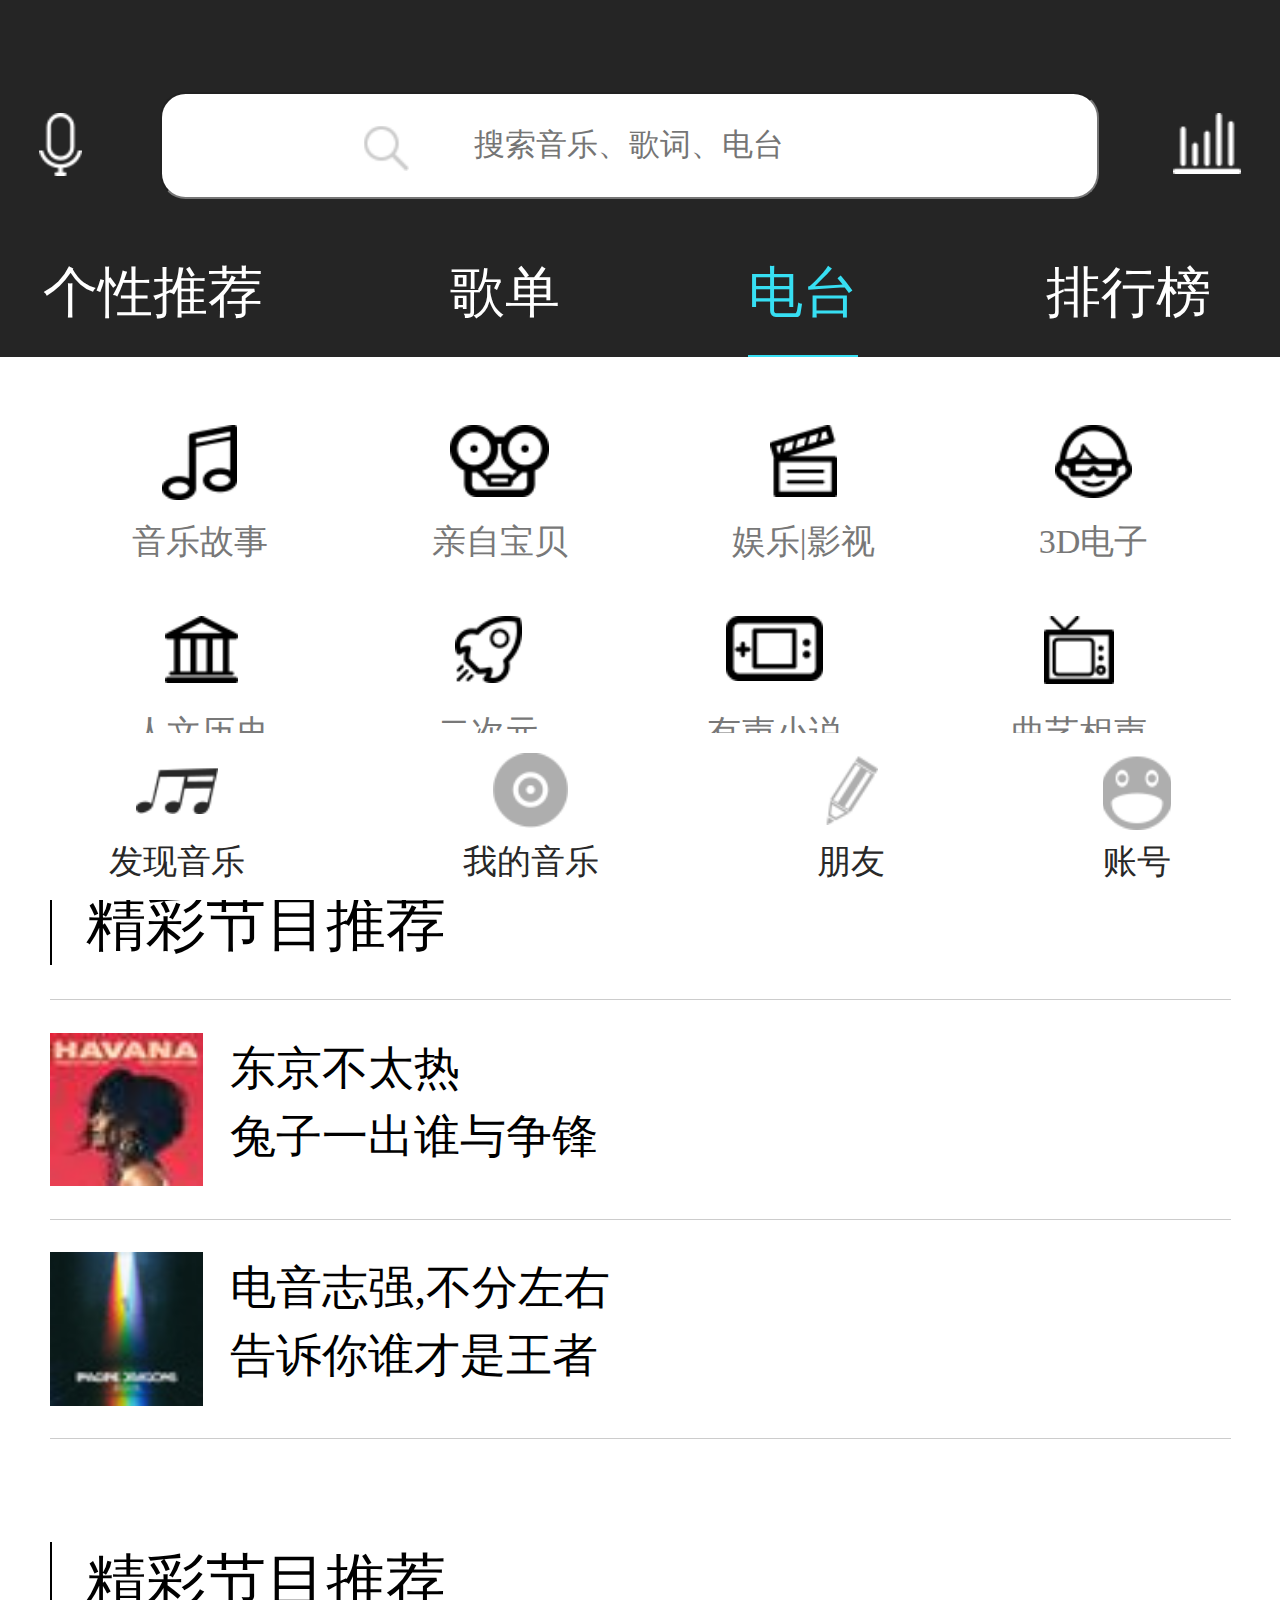
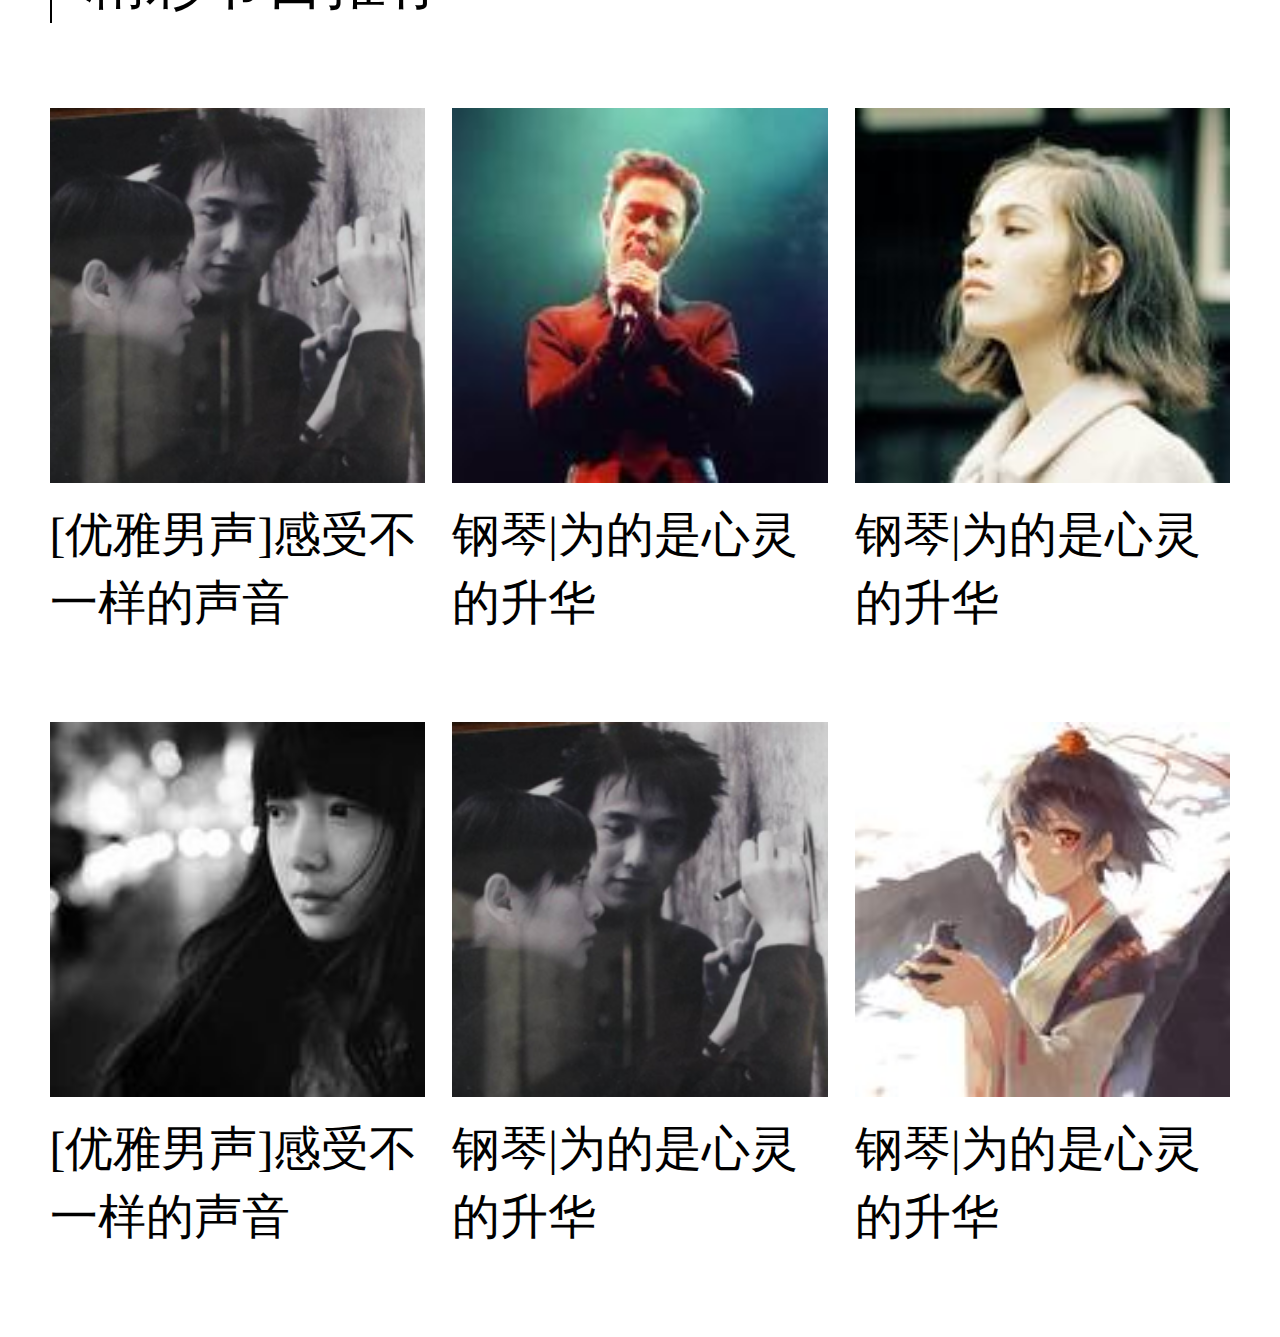
<file: diantai.html>
<!DOCTYPE html>
<html lang="en">
<head>
	<meta charset="UTF-8">
	<title>Document</title>
	<meta name="viewport" content="width=device-width, initial-scale=1.0>
	<link rel="stylesheet" type="text/css" href="css/base.css">
	<link rel="stylesheet" type="text/css" href="css/diantai.css">
	<script type="text/javascript" src="js/diantai.js"></script>
</head>
<body>
	<!-- 头部 -->
	<div id="head">
		<div class="daohang">
			<div class="yuyin"></div>
			<div class="sou">
				<input class="search" type="text" placeholder="搜索音乐、歌词、电台">
				<div class="soupic"></div>
			</div>
			<div class="bo"></div>
		</div>
		<ul class="dao clearfix">
			<li class="b d">个性推荐</li>
			<li class="a d">歌单</li>
			<li class="a d c">电台</li>
			<li class="a d">排行榜</li>
		</ul>
	</div>
	<div id="di">
		<ul class="biao1">
			<li class="biao1a">音乐故事</li>
			<li class="biao1b">亲自宝贝</li>
			<li class="biao1c">娱乐|影视</li>
			<li class="biao1d">3D电子</li>
		</ul>
		<ul class="biao1">
			<li class="biao1e">人文历史</li>
			<li class="biao1f">二次元</li>
			<li class="biao1g">有声小说</li>
			<li class="biao1h">曲艺相声</li>
		</ul>
		<ul class="jingcai">
			<li class="jinga">精彩节目推荐</li>
			<li class="jingb">
				<div class="tu">
					<div class="bofang"></div>
				</div>
				<div class="zi">东京不太热<br><span class="change">兔子一出谁与争锋</span></div>
			</li>
			<li class="jingc">
				<div class="tu">
					<div class="bofang"></div>
				</div>
				<div class="zi">电音志强,不分左右<br><span class="change">告诉你谁才是王者</span></div>
			</li>
		</ul>
		<div class="day">
			<p class="tui">精彩节目推荐</p>
			<ul class="picList">
				<li class="one1">
					<p class="botzi">[优雅男声]感受不一样的声音</p>
				</li>
				<li class="one2">
					<p class="botzi">钢琴|为的是心灵的升华</p>
				</li>
				<li class="two1">
					<p class="botzi">钢琴|为的是心灵的升华</p>
				</li>
			</ul>
			<ul class="picList">
				<li class="two2">
					<p class="botzi">[优雅男声]感受不一样的声音</p>
				</li>
				<li class="three1">
					<p class="botzi">钢琴|为的是心灵的升华</p>
				</li>
				<li class="three2">
					<p class="botzi">钢琴|为的是心灵的升华</p>
				</li>
			</ul>
		</div>
	</div>
	<!-- 底部 -->
	<ul id="bottom">
		<li class="boa">
			<a class="boa1">发现音乐</a>
		</li>
		<li class="bob">
			<a class="boa2" href="myMusic.html">我的音乐</a>
		</li>
		<li class="boc">
			<a class="boa2" href="friends.html">朋友</a>
		</li>
		<li class="bod">
			<a class="boa2" href="zhanghao.html">账号</a>
		</li>
	</ul>
</body>
</html>
</file>
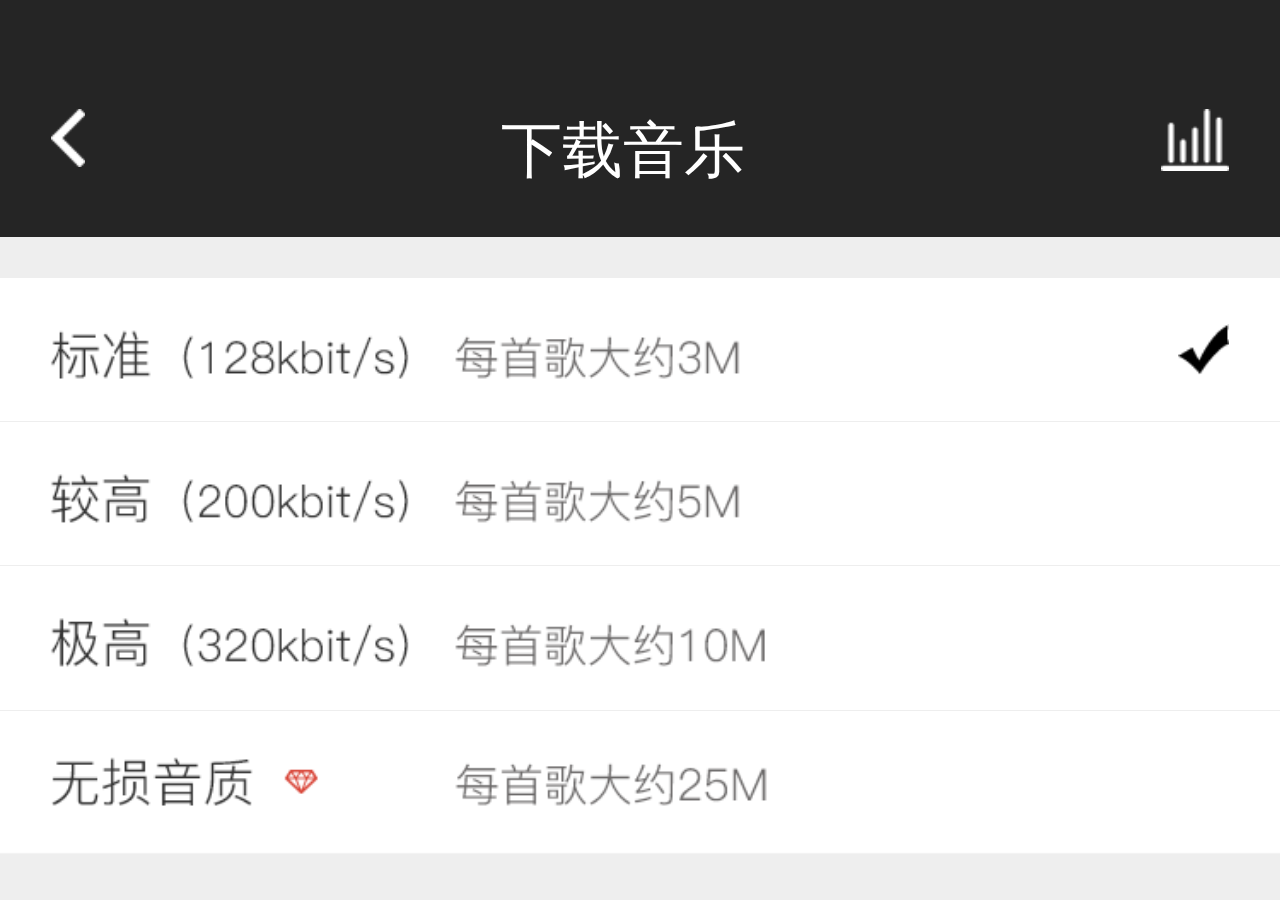
<file: download.html>
<!DOCTYPE html>
<html lang="en">
<head>
	<meta charset="UTF-8">
	<title>Document</title>
	<meta name="viewport" content="width=device-width, initial-scale=1.0>
	<link rel="stylesheet" type="text/css" href="css/base.css">
	<link rel="stylesheet" type="text/css" href="css/download.css">
	<script type="text/javascript" src="js/download.js"></script>
</head>
<body>
	<!-- 头部 -->
	<div id="head">
		<div class="daohang">
			<div class="back"></div>
			<div class="sou">下载音乐</div>
			<div class="bo"></div>
		</div>
	</div>
	<ul id="list">
		<li class="lista">
			<div class="true1"></div>
		</li>
		<li class="listb">
			<div class="true"></div>
		</li>
		<li class="listc">
			<div class="true"></div>
		</li>
		<li class="listd">
			<div class="true"></div>
		</li>
	</ul>
</body>
</html>
</file>
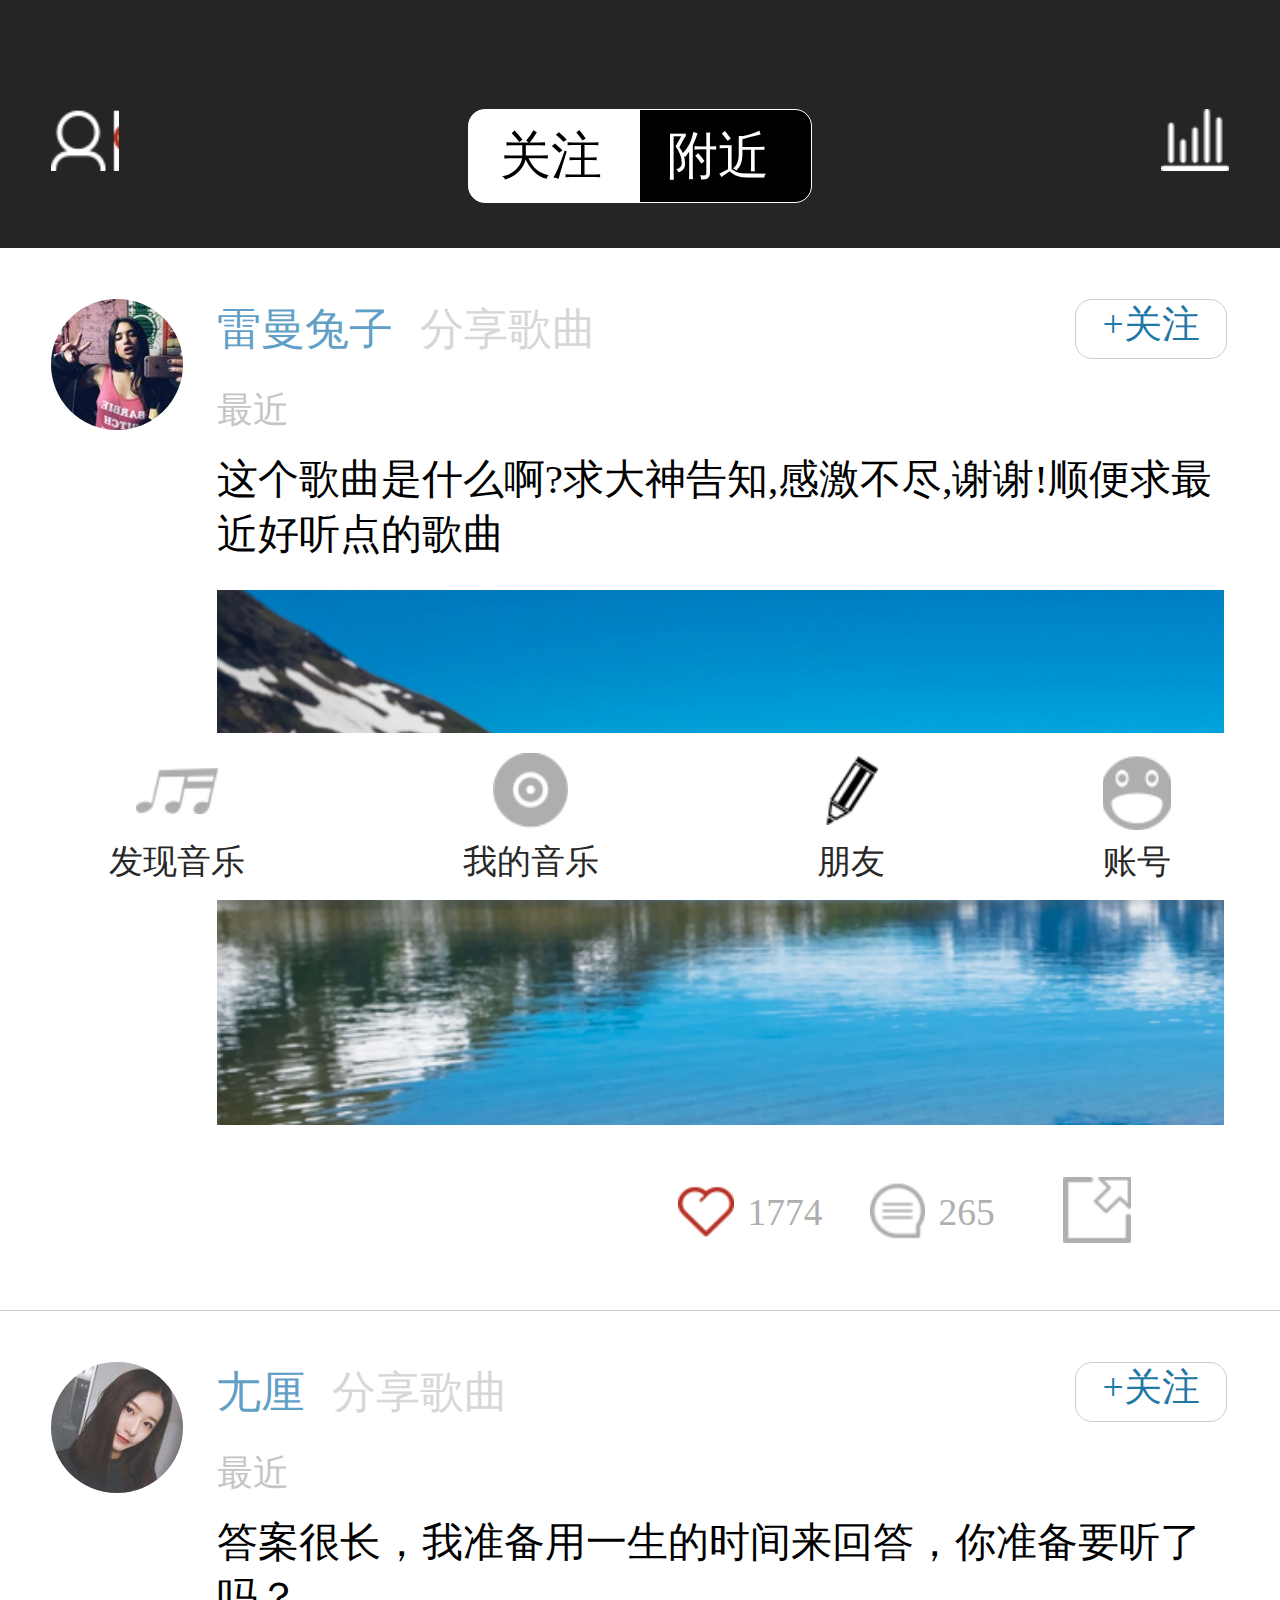
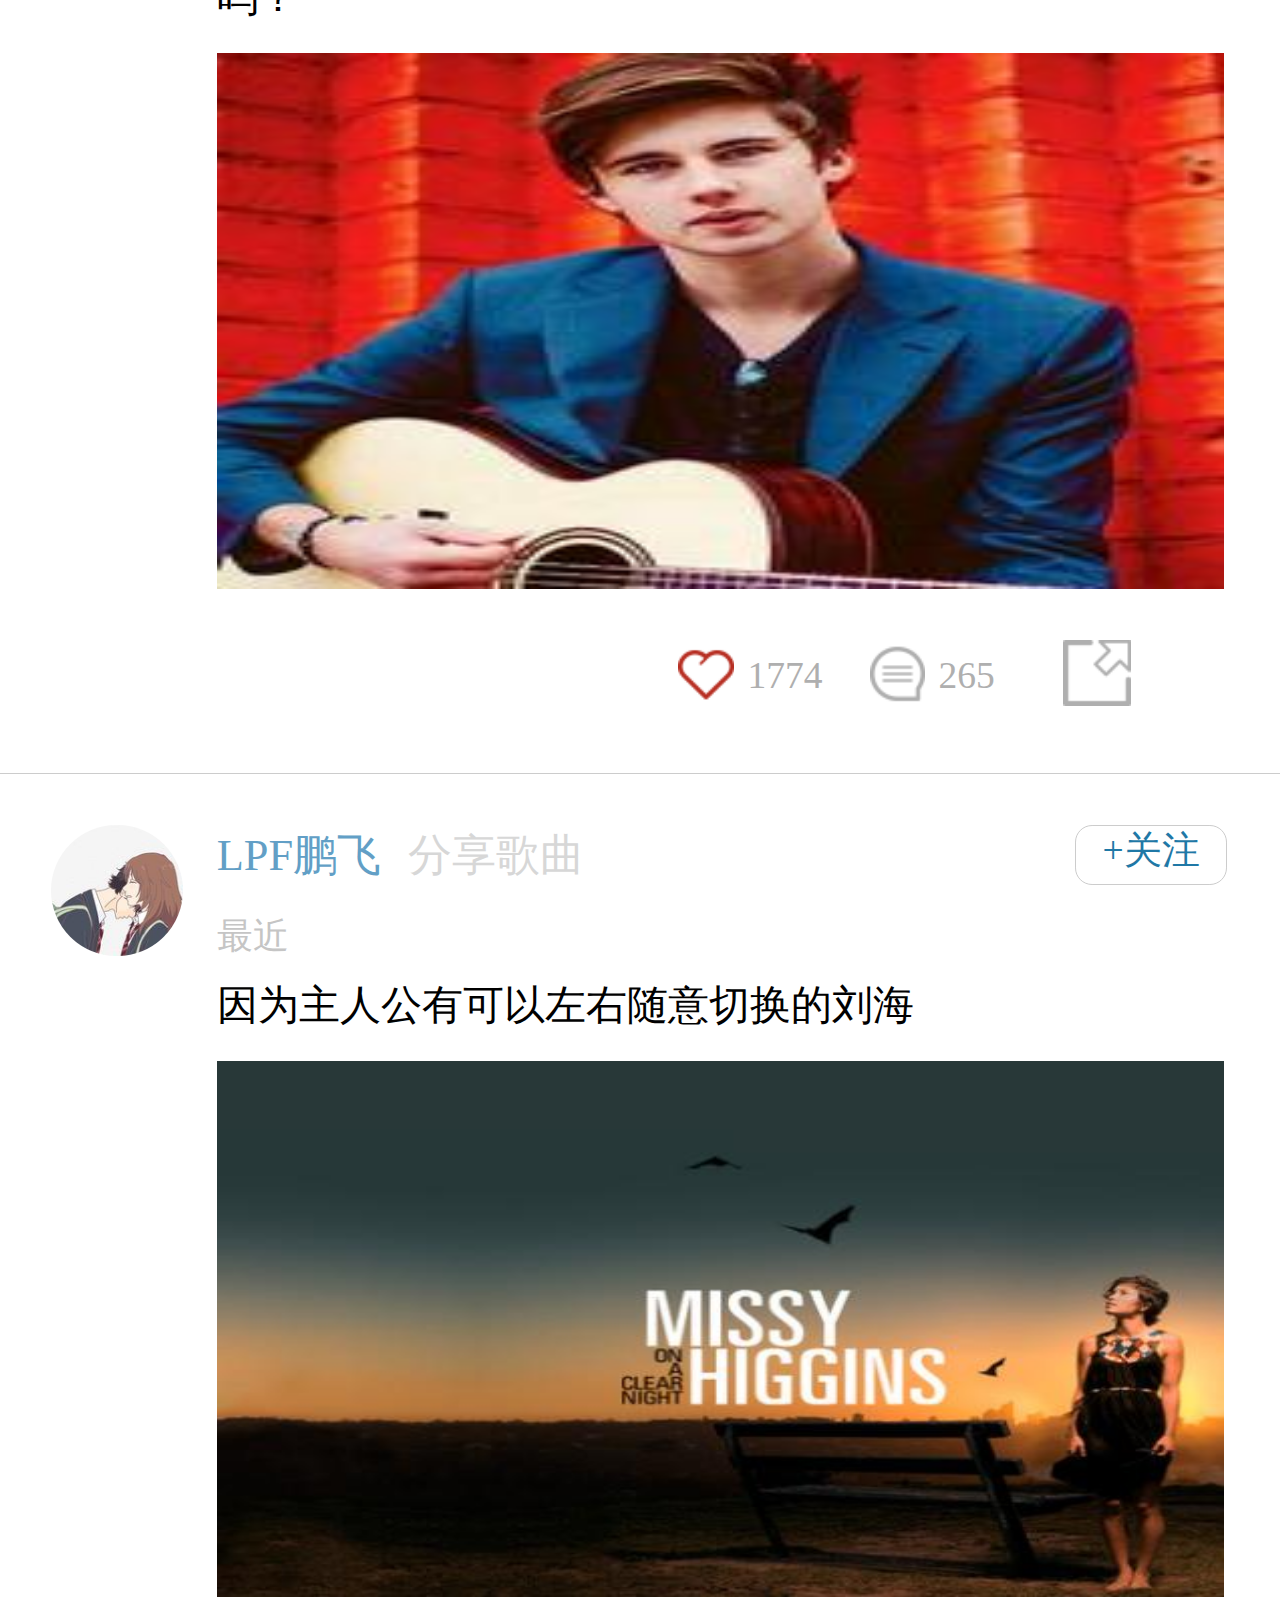
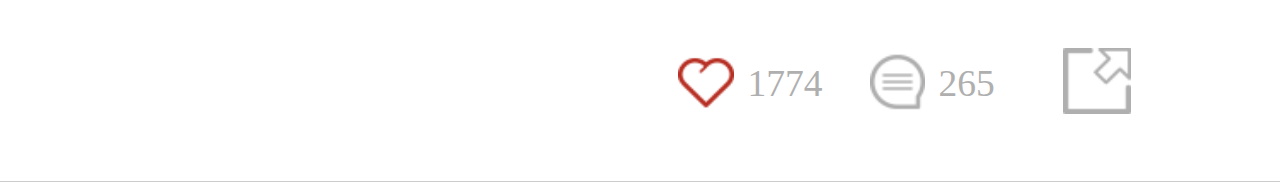
<file: friends.html>
<!DOCTYPE html>
<html lang="en">
<head>
	<meta charset="UTF-8">
	<title>Document</title>
	<meta name="viewport" content="width=device-width, initial-scale=1.0>
	<link rel="stylesheet" type="text/css" href="css/base.css">
	<link rel="stylesheet" type="text/css" href="css/friends.css">
</head>
<body>
	<!-- 头部 -->
	<div id="head">
		<div class="daohang">
			<div class="yuyin"></div>
			<div class="sou">关注<span class="fu">附近</span></div>
			<div class="bo"></div>
		</div>
	</div>
	<!-- 中间 -->
	<ul id="midd">
		<li class="midda">
			<div class="lef"></div>
			<ul class="rig">
				<li class="riga">
					<p class="rigabiao">雷曼兔子<span class="change">分享歌曲</span></p>
					<div class="fenxiang">+关注</div>
				</li>
				<li class="near">最近</li>
				<li class="shuo">这个歌曲是什么啊?求大神告知,感激不尽,谢谢!顺便求最近好听点的歌曲</li>
				<li class="pic"></li>
				<li class="bot">
					<div class="xin"></div>
					<p class="xihuan">1774</p>
					<div class="ping"></div>
					<p class="pinglun">265</p>
					<div class="ben"></div>
				</li>
			</ul>
		</li>
		<li class="midda">
			<div class="lef1"></div>
			<ul class="rig">
				<li class="riga">
					<p class="rigabiao">尢厘<span class="change">分享歌曲</span></p>
					<div class="fenxiang">+关注</div>
				</li>
				<li class="near">最近</li>
				<li class="shuo">答案很长，我准备用一生的时间来回答，你准备要听了吗？</li>
				<li class="pic1"></li>
				<li class="bot">
					<div class="xin"></div>
					<p class="xihuan">1774</p>
					<div class="ping"></div>
					<p class="pinglun">265</p>
					<div class="ben"></div>
				</li>
			</ul>
		</li>
		<li class="midda">
			<div class="lef2"></div>
			<ul class="rig">
				<li class="riga">
					<p class="rigabiao">LPF鹏飞<span class="change">分享歌曲</span></p>
					<div class="fenxiang">+关注</div>
				</li>
				<li class="near">最近</li>
				<li class="shuo">因为主人公有可以左右随意切换的刘海</li>
				<li class="pic2"></li>
				<li class="bot">
					<div class="xin"></div>
					<p class="xihuan">1774</p>
					<div class="ping"></div>
					<p class="pinglun">265</p>
					<div class="ben"></div>
				</li>
			</ul>
		</li>
	</ul>
	<!-- 底部 -->
	<ul id="bottom">
		<li class="boa">
			<a class="boa2" href="index.html">发现音乐</a>
		</li>
	<li class="bob">
			<a class="boa2" href="myMusic.html">我的音乐</a>
		</li>
		<li class="boc">
			<a class="boa2">朋友</a>
		</li>
		<li class="bod">
			<a class="boa2" href="zhanghao.html">账号</a>
		</li>
	</ul>
</body>
</html>
</file>
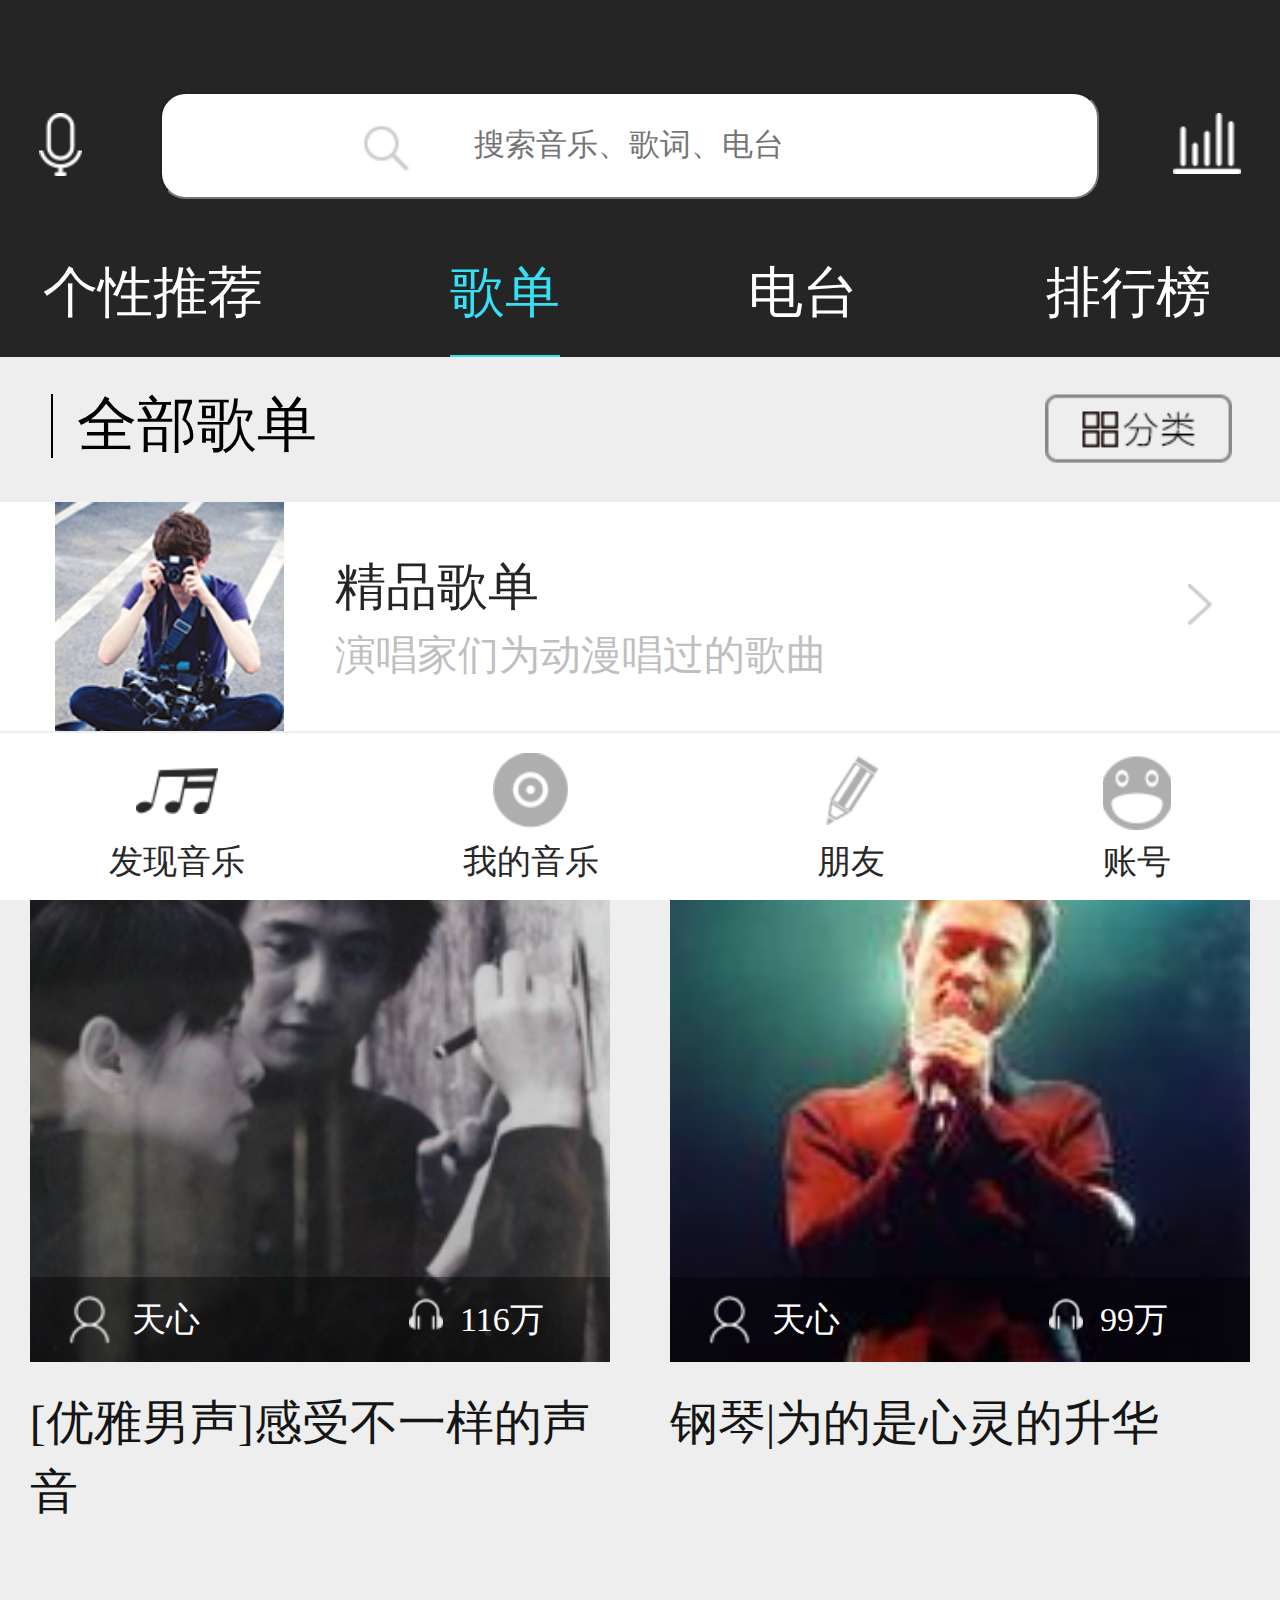
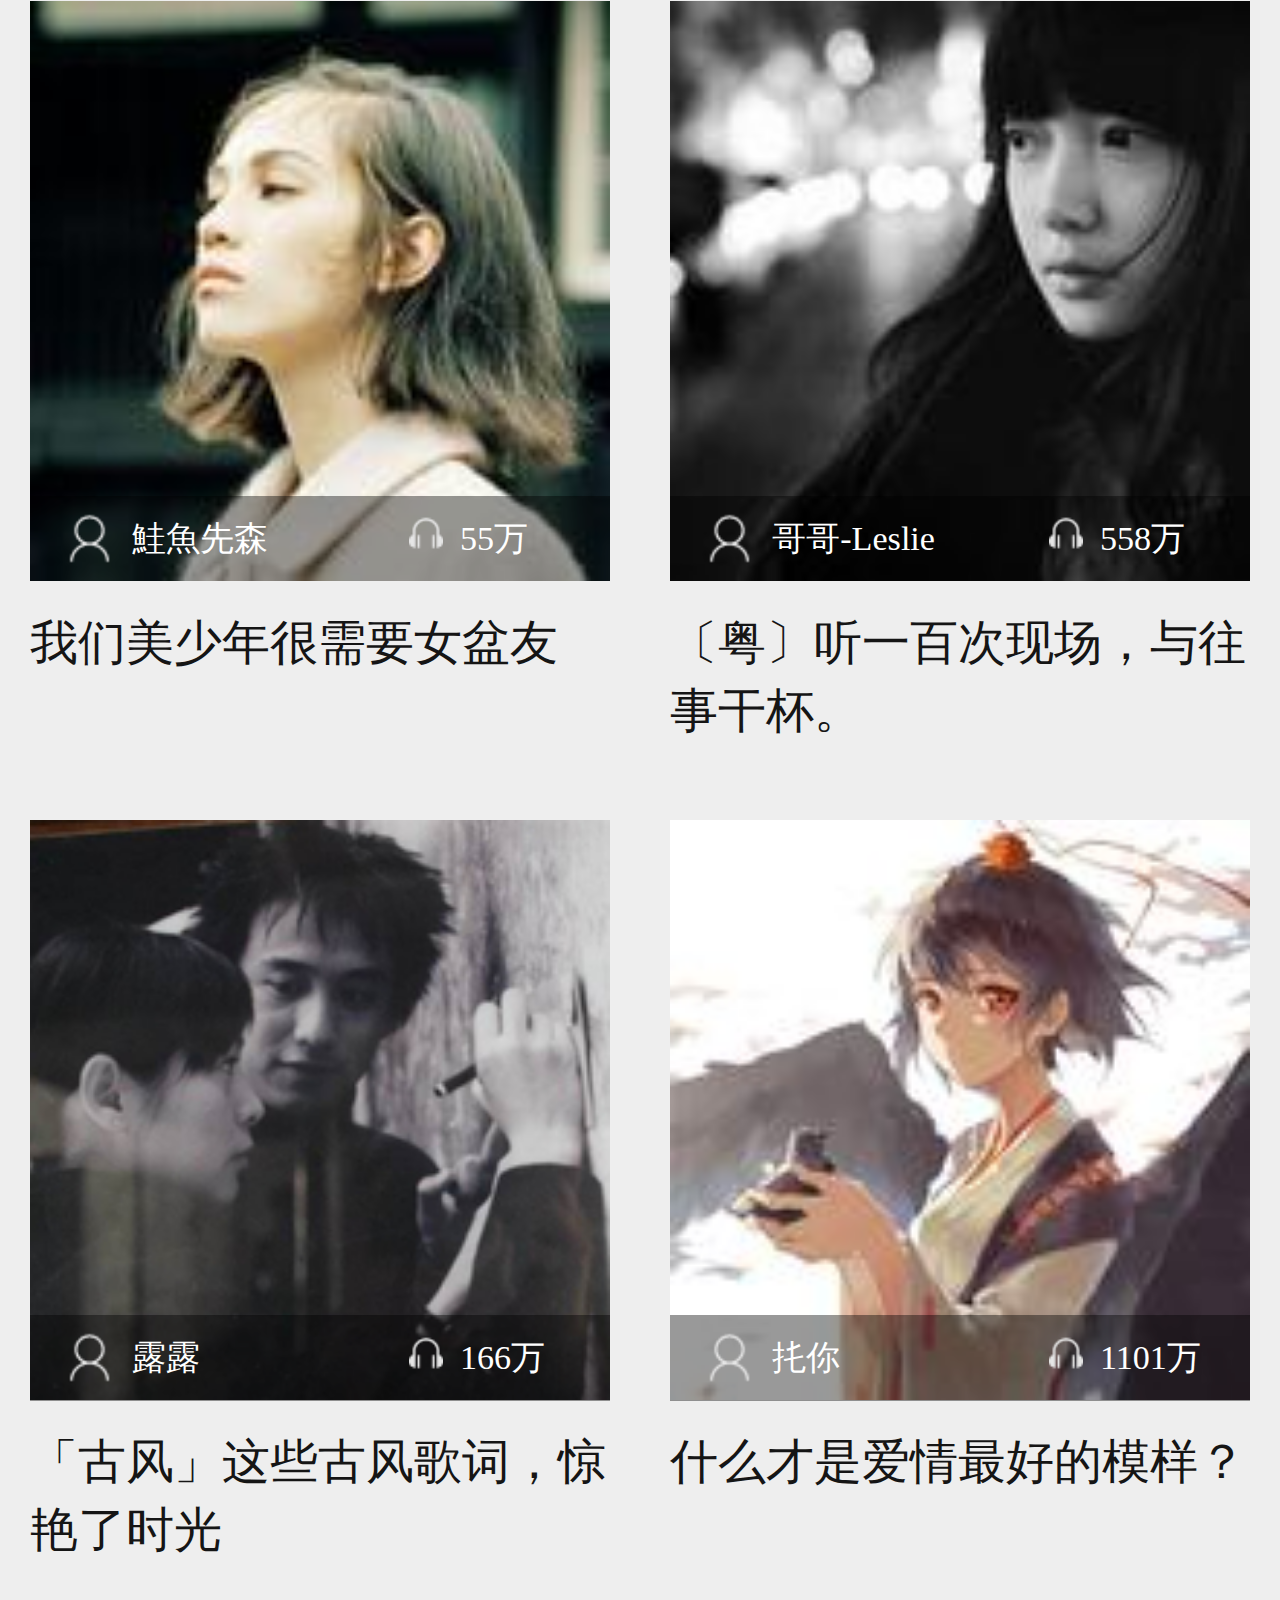
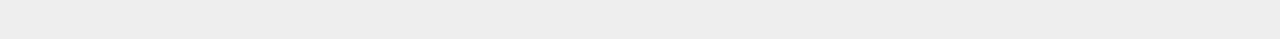
<file: gedan.html>
<!DOCTYPE html>
<html lang="en">
<head>
	<meta charset="UTF-8">
	<title>Document</title>
	<meta name="viewport" content="width=device-width, initial-scale=1.0>
	<link rel="stylesheet" type="text/css" href="css/base.css">
	<link rel="stylesheet" type="text/css" href="css/gedan.css">
	<script type="text/javascript" src="js/gedan.js"></script>
</head>
<body>
	<!-- 头部 -->
	<div id="head">
		<div class="daohang">
			<div class="yuyin"></div>
			<div class="sou">
				<input class="search" type="text" placeholder="搜索音乐、歌词、电台">
				<div class="soupic"></div>
			</div>
			<div class="bo"></div>
		</div>
		<ul class="dao clearfix">
			<li class="b d">个性推荐</li>
			<li class="a c d">歌单</li>
			<li class="a d">电台</li>
			<li class="a d">排行榜</li>
		</ul>
	</div>
	<div id="dibu">
		<ul class="midtop">
			<li class="zi">全部歌单</li>
			<li class="tu"></li>
		</ul>
		<div class="midbottom">
			<ul class="midbUl">
				<li class="midbUltu">精品歌单</br><span class="bian">演唱家们为动漫唱过的歌曲</span></li>
				<li class="jian">
				</li>
			</ul>
		</div>
		<ul class="picList">
			<li class="one1">
				<div class="topic">116万
					<div class="author">天心</div>
				</div>
				<p class="botzi">[优雅男声]感受不一样的声音</p>
			</li>
			<li class="one2">
				<div class="topic">99万
					<div class="author">天心</div>
				</div>
				<p class="botzi">钢琴|为的是心灵的升华</p>
			</li>
		</ul>
		<ul class="picList">
			<li class="two1">
				<div class="topic">55万
					<div class="author">鮭魚先森</div>
				</div>
				<p class="botzi">我们美少年很需要女盆友</p>
			</li>
			<li class="two2">
				<div class="topic">558万
					<div class="author">哥哥-Leslie</div>
				</div>
				<p class="botzi">〔粤〕听一百次现场，与往事干杯。</p>
			</li>
		</ul>
		<ul class="picList">
			<li class="three1">
				<div class="topic">166万
					<div class="author">露露</div>
				</div>
				<p class="botzi">「古风」这些古风歌词，惊艳了时光</p>
			</li>
			<li class="three2">
				<div class="topic">1101万
					<div class="author">扥你</div>
				</div>
				<p class="botzi">什么才是爱情最好的模样？</p>
			</li>
		</ul>
	</div>
	<!-- 底部 -->
	<ul id="bottom">
		<li class="boa">
			<a class="boa1">发现音乐</a>
		</li>
		<li class="bob">
			<a class="boa2" href="myMusic.html">我的音乐</a>
		</li>
		<li class="boc">
			<a class="boa2" href="friends.html">朋友</a>
		</li>
		<li class="bod">
			<a class="boa2" href="zhanghao.html">账号</a>
		</li>
	</ul>
</body>
</html>
</file>
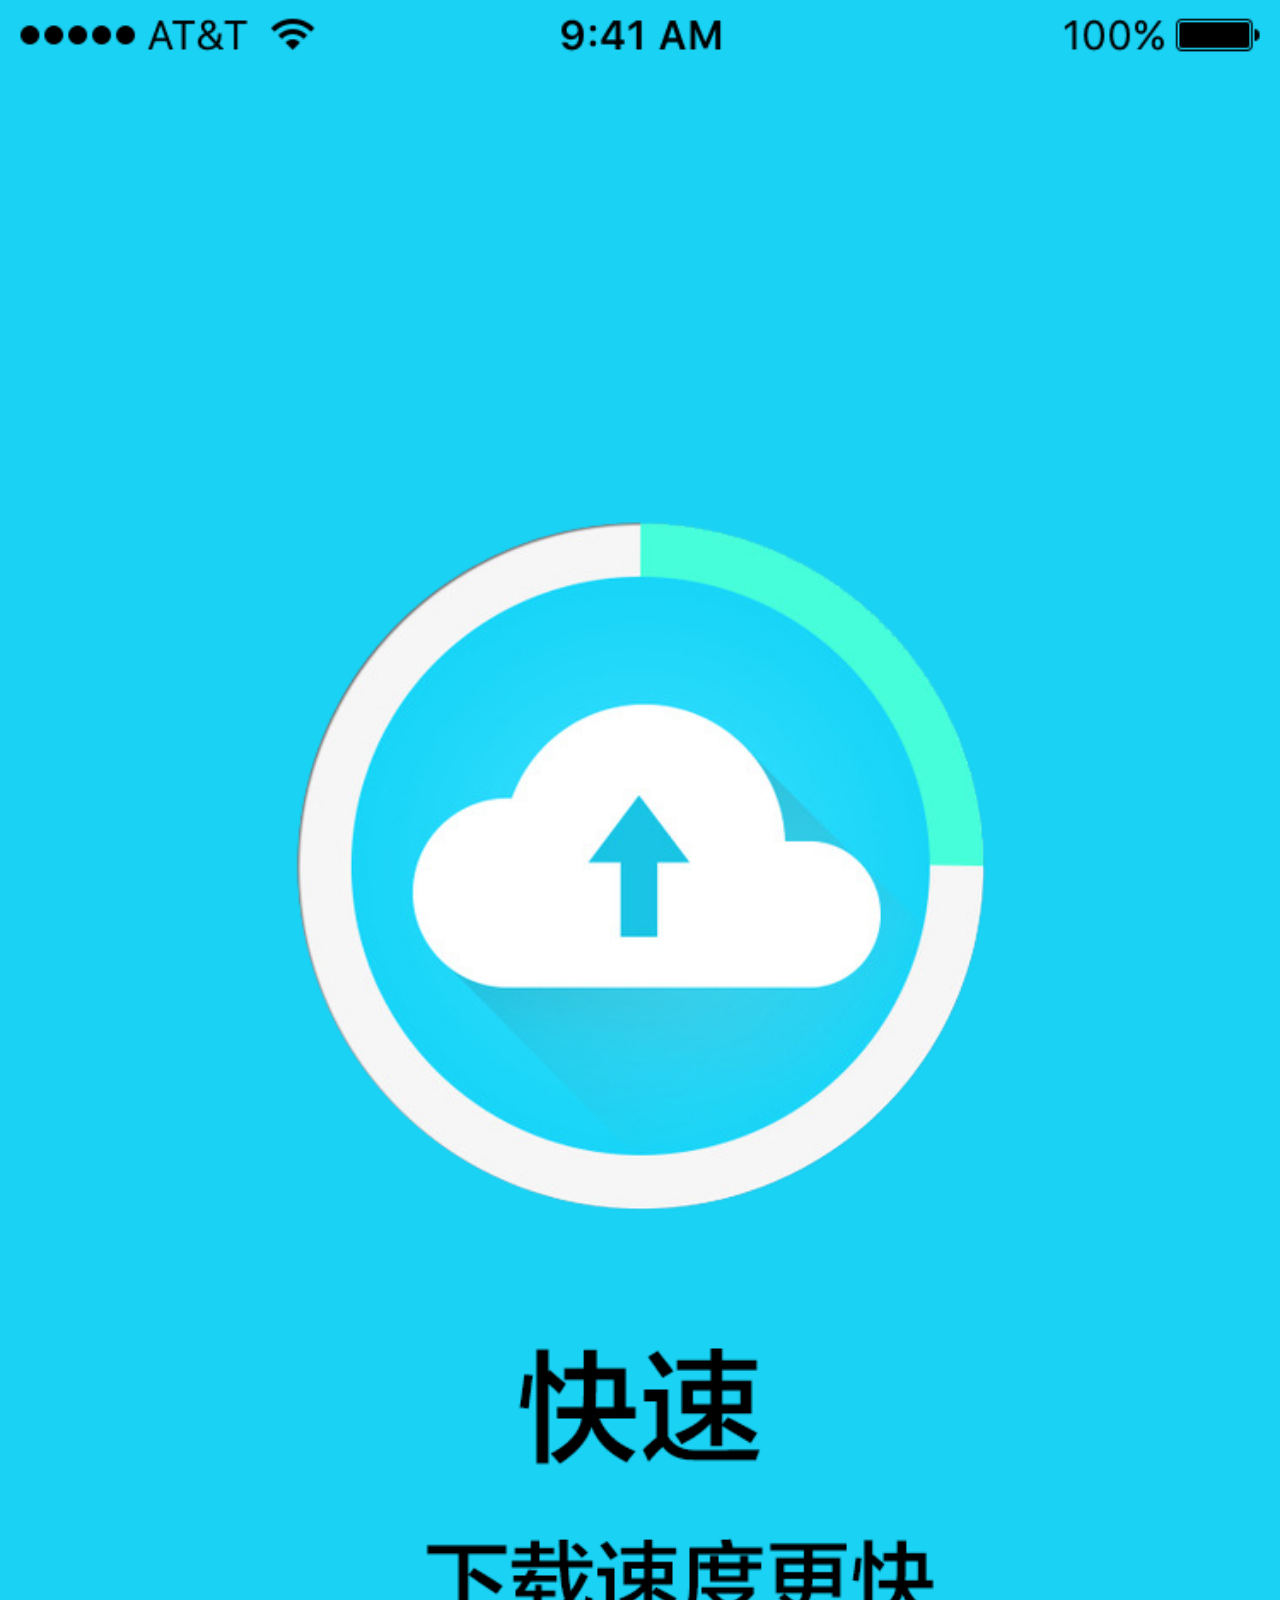
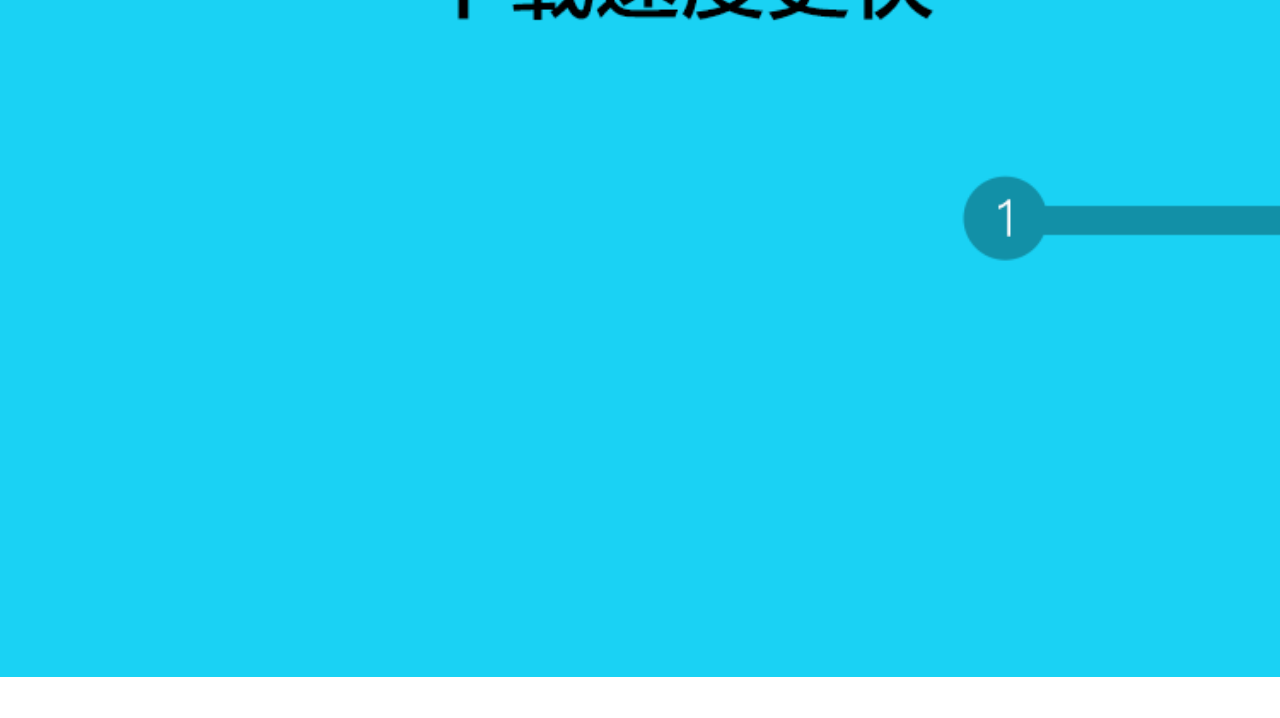
<file: index副.html>
<!DOCTYPE html>
<html lang="en">
<head>
	<meta charset="UTF-8">
	<title>Document</title>
	<meta name="viewport" content="width=device-width, initial-scale=1.0>
	<link rel="stylesheet" type="text/css" href="css/base.css">
	<link rel="stylesheet" type="text/css" href="css/indexfu.css">
	<link rel="stylesheet" type="text/css" href="css/swiper.css">
	<script type="text/javascript" src="js/swiper.js"></script>
	<script type="text/javascript" src="js/indexfu.js"></script>
</head>
<body>
	<div id="mid">
		<div class="swiper-container">
		    <div class="swiper-wrapper">
		        <div class="swiper-slide">
		        	<a href="#"><img class="lun" src="images/轮播图1.png" style="width: 100%;height: 100%"></a>
		        </div>
		        <div class="swiper-slide">
		        	<a href="#"><img class="lun" src="images/轮播图2.png" style="width: 100%;height: 100%"></a></a>
		        </div>
		        <div class="swiper-slide">
		        	<a href="#"><img class="lun" src="images/轮播图3.png" style="width: 100%;height: 100%"></a></a>
		        	<a href="load.html" class="open">立即体验</a>
		        </div>
		    </div>
		</div>
	</div>
</body>
</html>
</file>
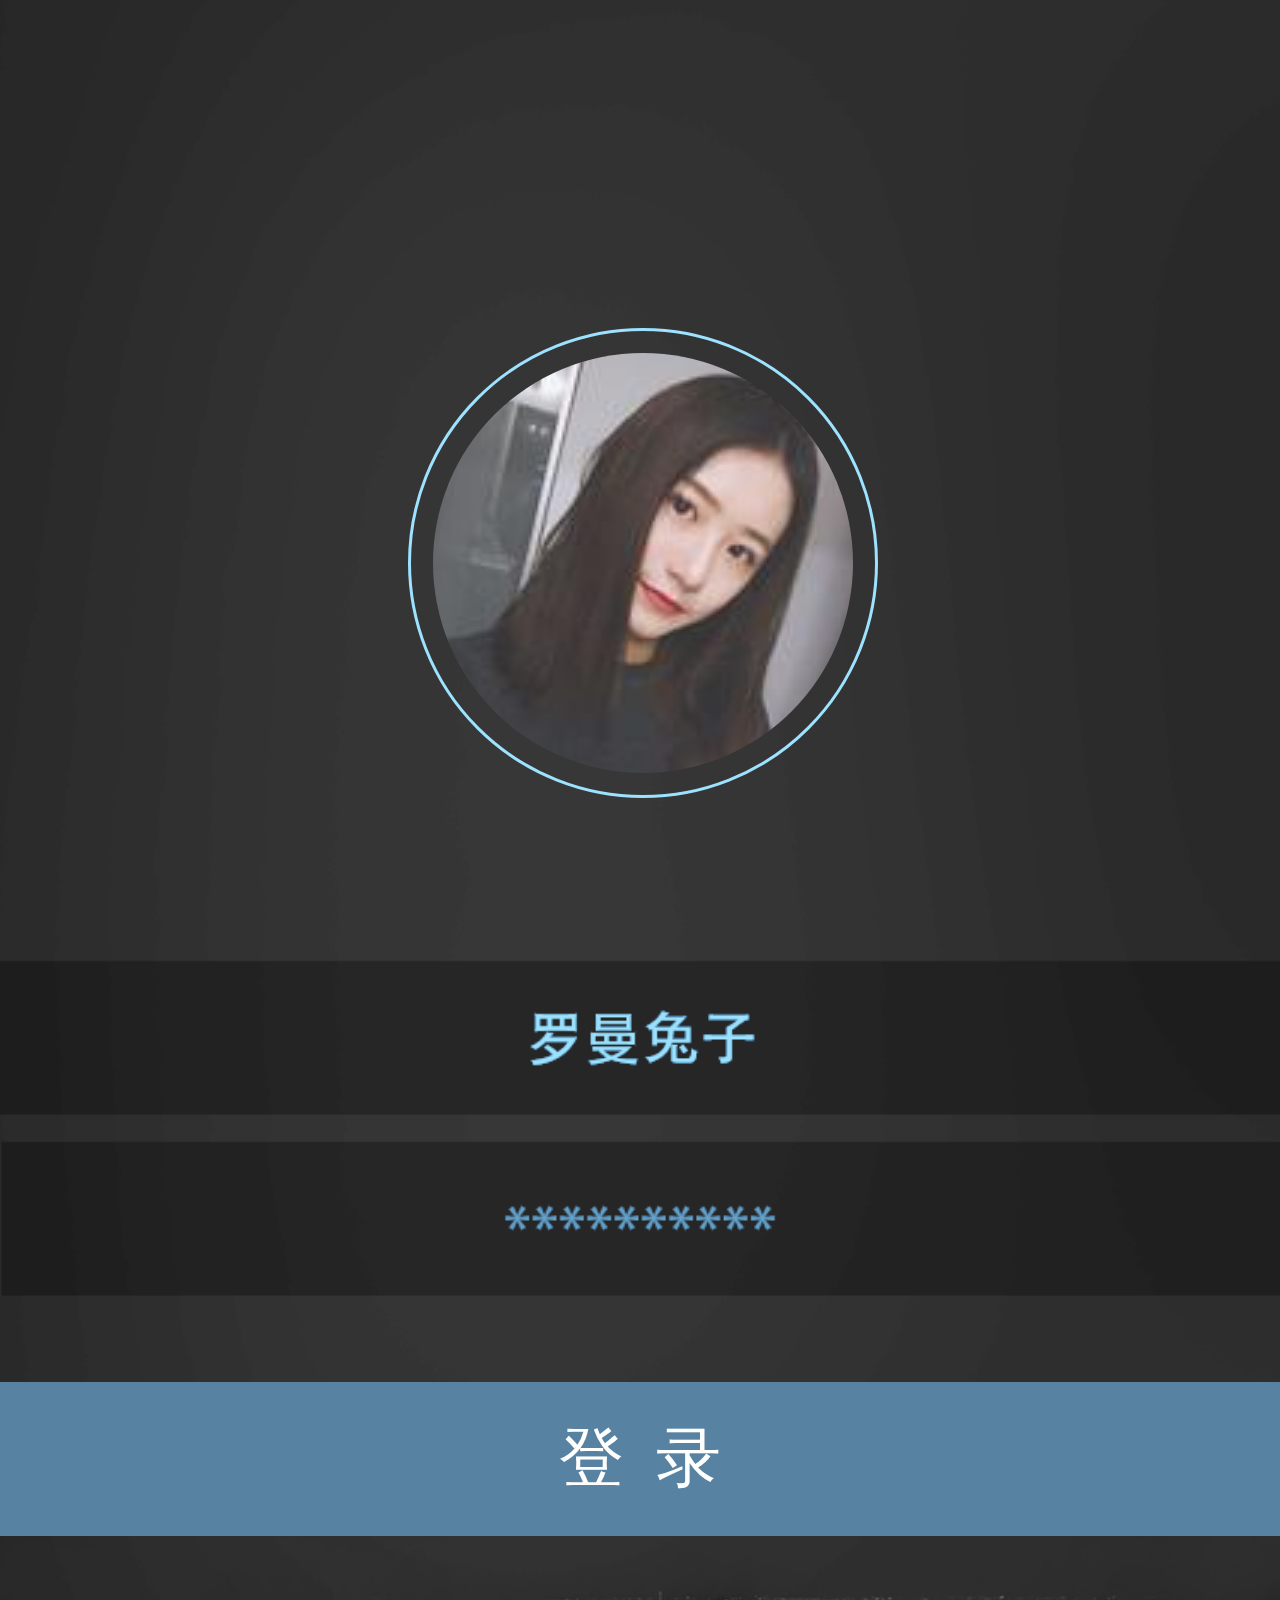
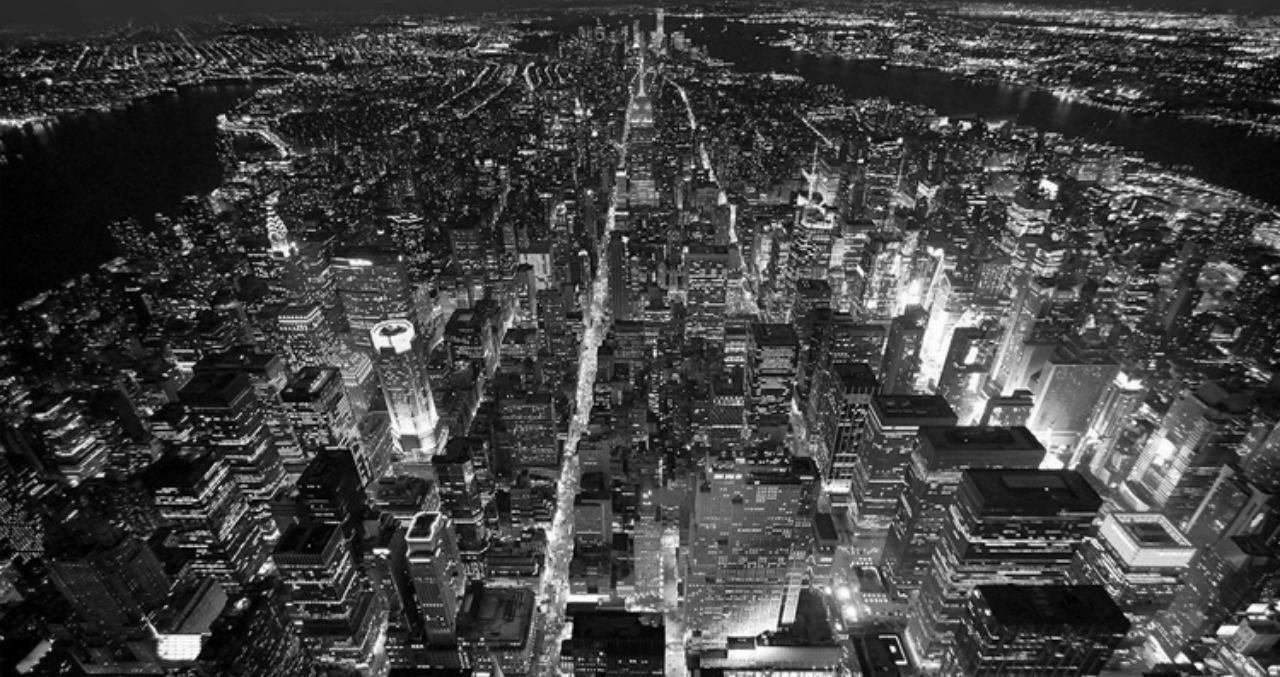
<file: load.html>
<!DOCTYPE html>
<html lang="en">
<head>
	<meta charset="UTF-8">
	<title>Document</title>
	<meta name="viewport" content="width=device-width, initial-scale=1.0>
	<link rel="stylesheet" type="text/css" href="css/base.css">
	<link rel="stylesheet" type="text/css" href="css/load.css">
	<script type="text/javascript" src="js/load.js"></script>
</head>
<body>
	<div id="pic">
		<div class="tou">
			<div class="xiang"></div>
		</div>
		<div class="load">登&ensp;录</div>
	</div>
</body>
</html>
</file>
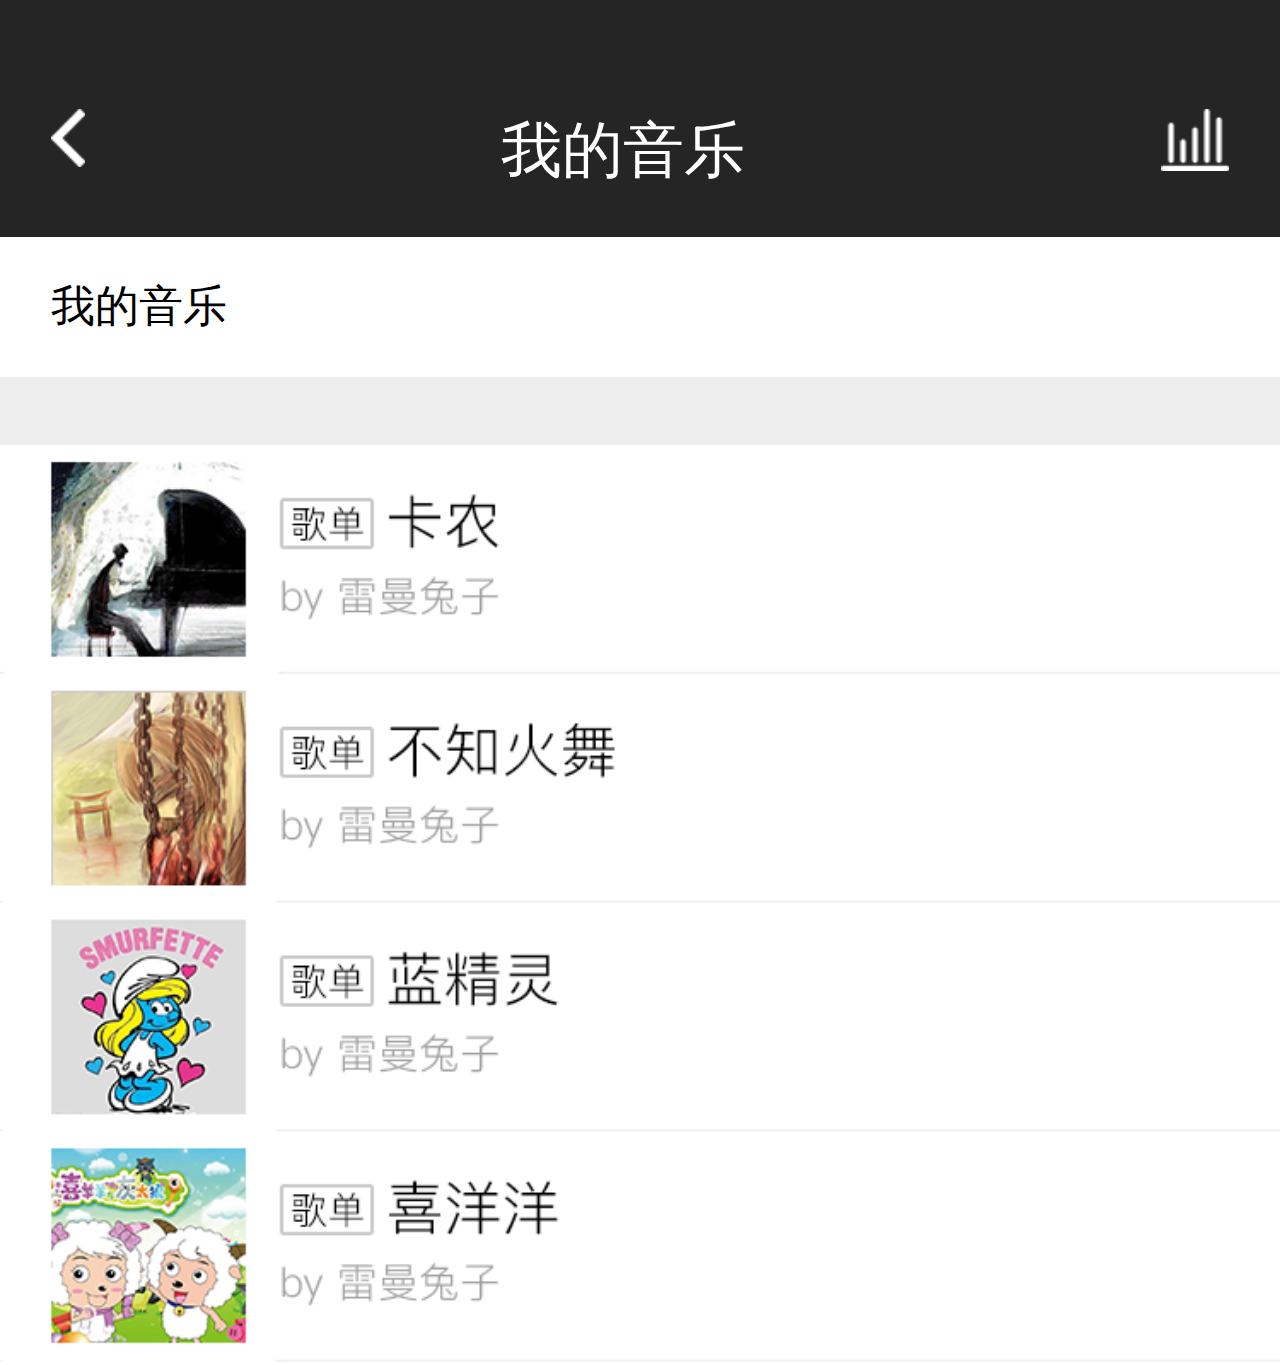
<file: mymp3.html>
<!DOCTYPE html>
<html lang="en">
<head>
	<meta charset="UTF-8">
	<title>Document</title>
	<meta name="viewport" content="width=device-width, initial-scale=1.0>
	<link rel="stylesheet" type="text/css" href="css/base.css">
	<link rel="stylesheet" type="text/css" href="css/mymp3.css">
	<script type="text/javascript" src="js/mymp3.js"></script>
</head>
<body>
	<!-- 头部 -->
	<div id="head">
		<div class="daohang">
			<div class="back"></div>
			<div class="sou">我的音乐</div>
			<div class="bo"></div>
		</div>
	</div>
	<div id="my">我的音乐</div>
	<div id="pic"></div>
</body>
</html>
</file>
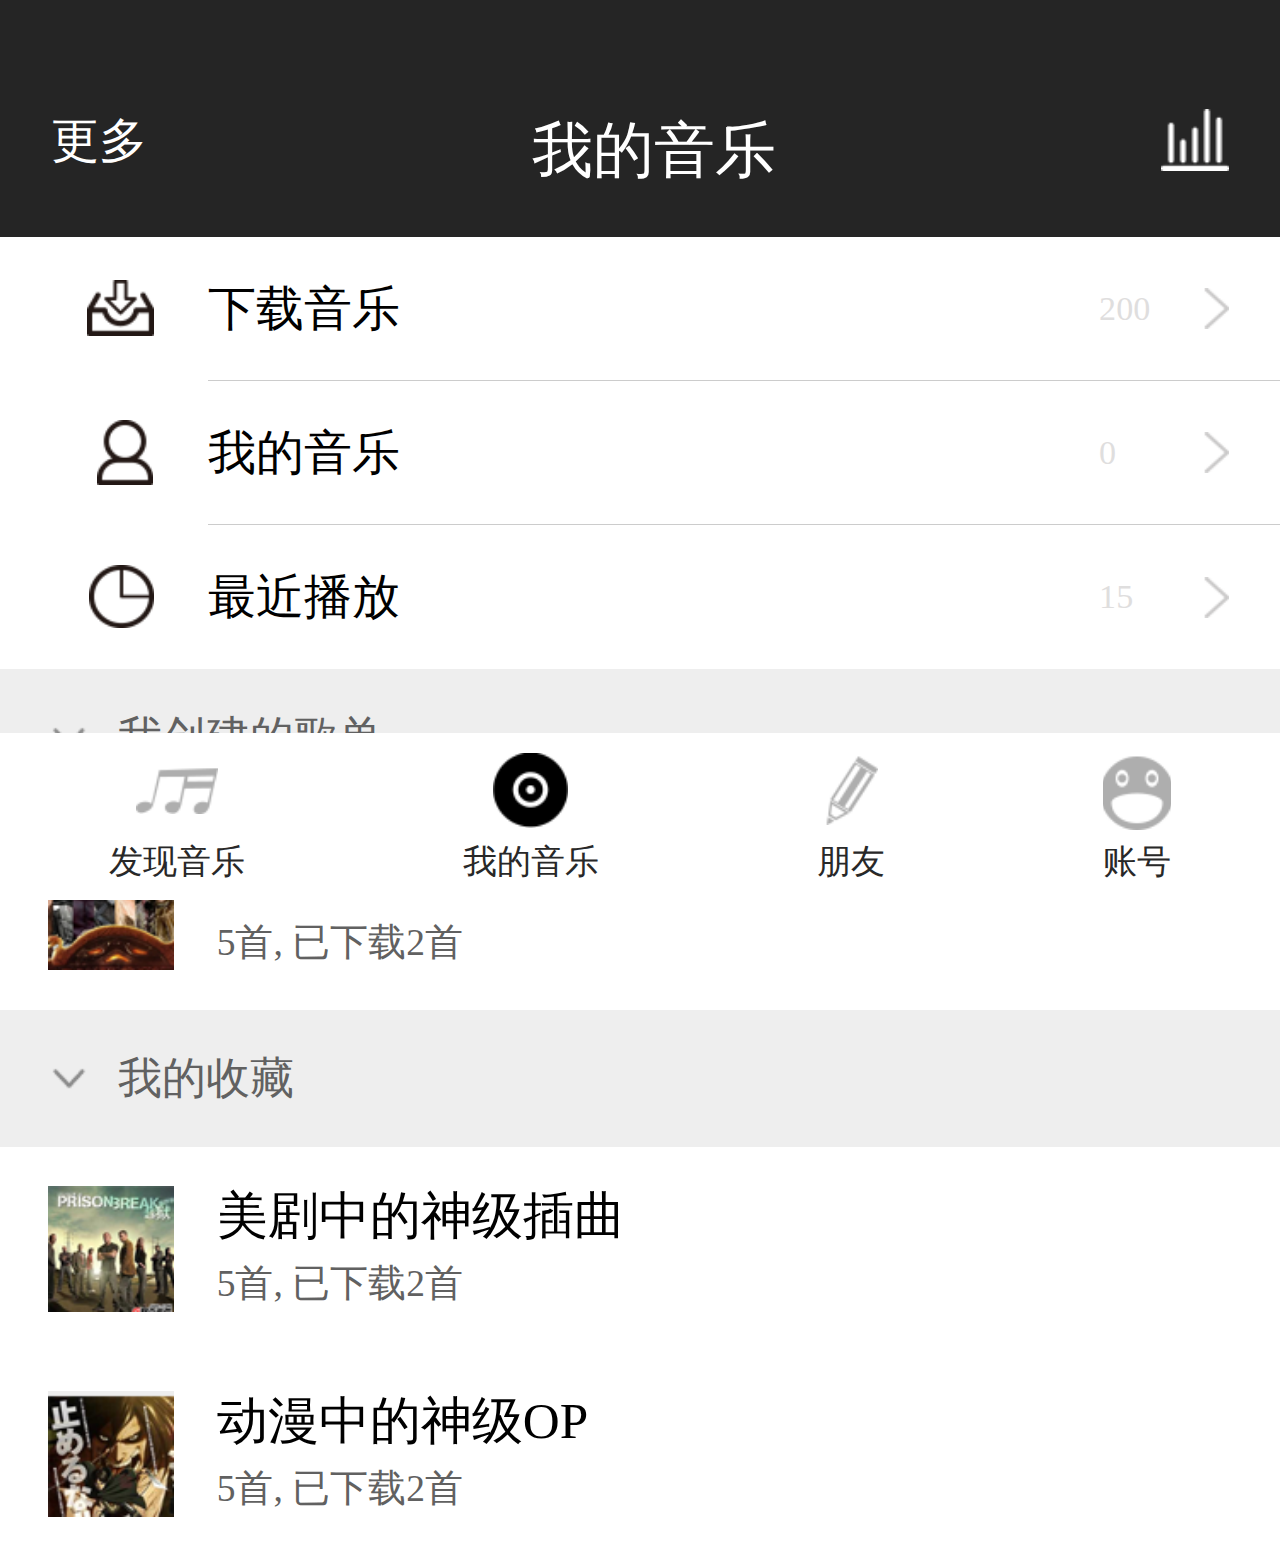
<file: myMusic.html>
<!DOCTYPE html>
<html lang="en">
<head>
	<meta charset="UTF-8">
	<title>Document</title>
	<meta name="viewport" content="width=device-width, initial-scale=1.0>
	<link rel="stylesheet" type="text/css" href="css/base.css">
	<link rel="stylesheet" type="text/css" href="css/myMusic.css">
	<script type="text/javascript" src="js/myMusic.js"></script>
</head>
<body>
	<!-- 头部 -->
	<div id="head">
		<div class="daohang">
			<div class="yuyin">更多</div>
			<div class="sou">我的音乐</div>
			<div class="bo"></div>
		</div>
	</div>
	<div id="bott">
		<ul class="list">
			<li class="lista">
				<div class="biao"></div>
				<div class="zi xiazai">下载音乐
					<div class="jian">200</div>
				</div>
			</li>
			<li class="lista">
				<div class="biao1"></div>
				<div class="zi mymp3">我的音乐
					<div class="jian">0</div>
				</div>
			</li>
			<li class="lista">
				<div class="biao2"></div>
				<div class="zi1">最近播放
					<div class="jian">15</div>
				</div>
			</li>
		</ul>
		<div class="favor">
			<div class="jiantou"></div>
			<div class="word">我创建的歌单</div>
		</div>
		<div class="liebiao1 clearfix">
			<div class="icon"></div>
			<div class="wenzi">我最爱的音乐</br><span class="change">5首, 已下载2首</span></div>
		</div>
		<div class="shoucang">
			<div class="jiantou1"></div>
			<div class="word1">我的收藏</div>
		</div>
		<ul class="di">
			<li class="liebiao2">
				<div class="icon1"></div>
				<div class="wenzi">美剧中的神级插曲</br><span class="change">5首, 已下载2首</span></div>
			</li>
			<li class="liebiao2">
				<div class="icon2"></div>
				<div class="wenzi">动漫中的神级OP</br><span class="change">5首, 已下载2首</span></div>
			</li>
		</ul>
	</div>
	<!-- 底部 -->
	<ul id="bottom">
		<li class="boa">
			<a class="boa2" href="index.html">发现音乐</a>
		</li>
	<li class="bob">
			<a class="boa2">我的音乐</a>
		</li>
		<li class="boc">
			<a class="boa2" href="friends.html">朋友</a>
		</li>
		<li class="bod">
			<a class="boa2" href="zhanghao.html">账号</a>
		</li>
	</ul>
</body>
</html>
</file>
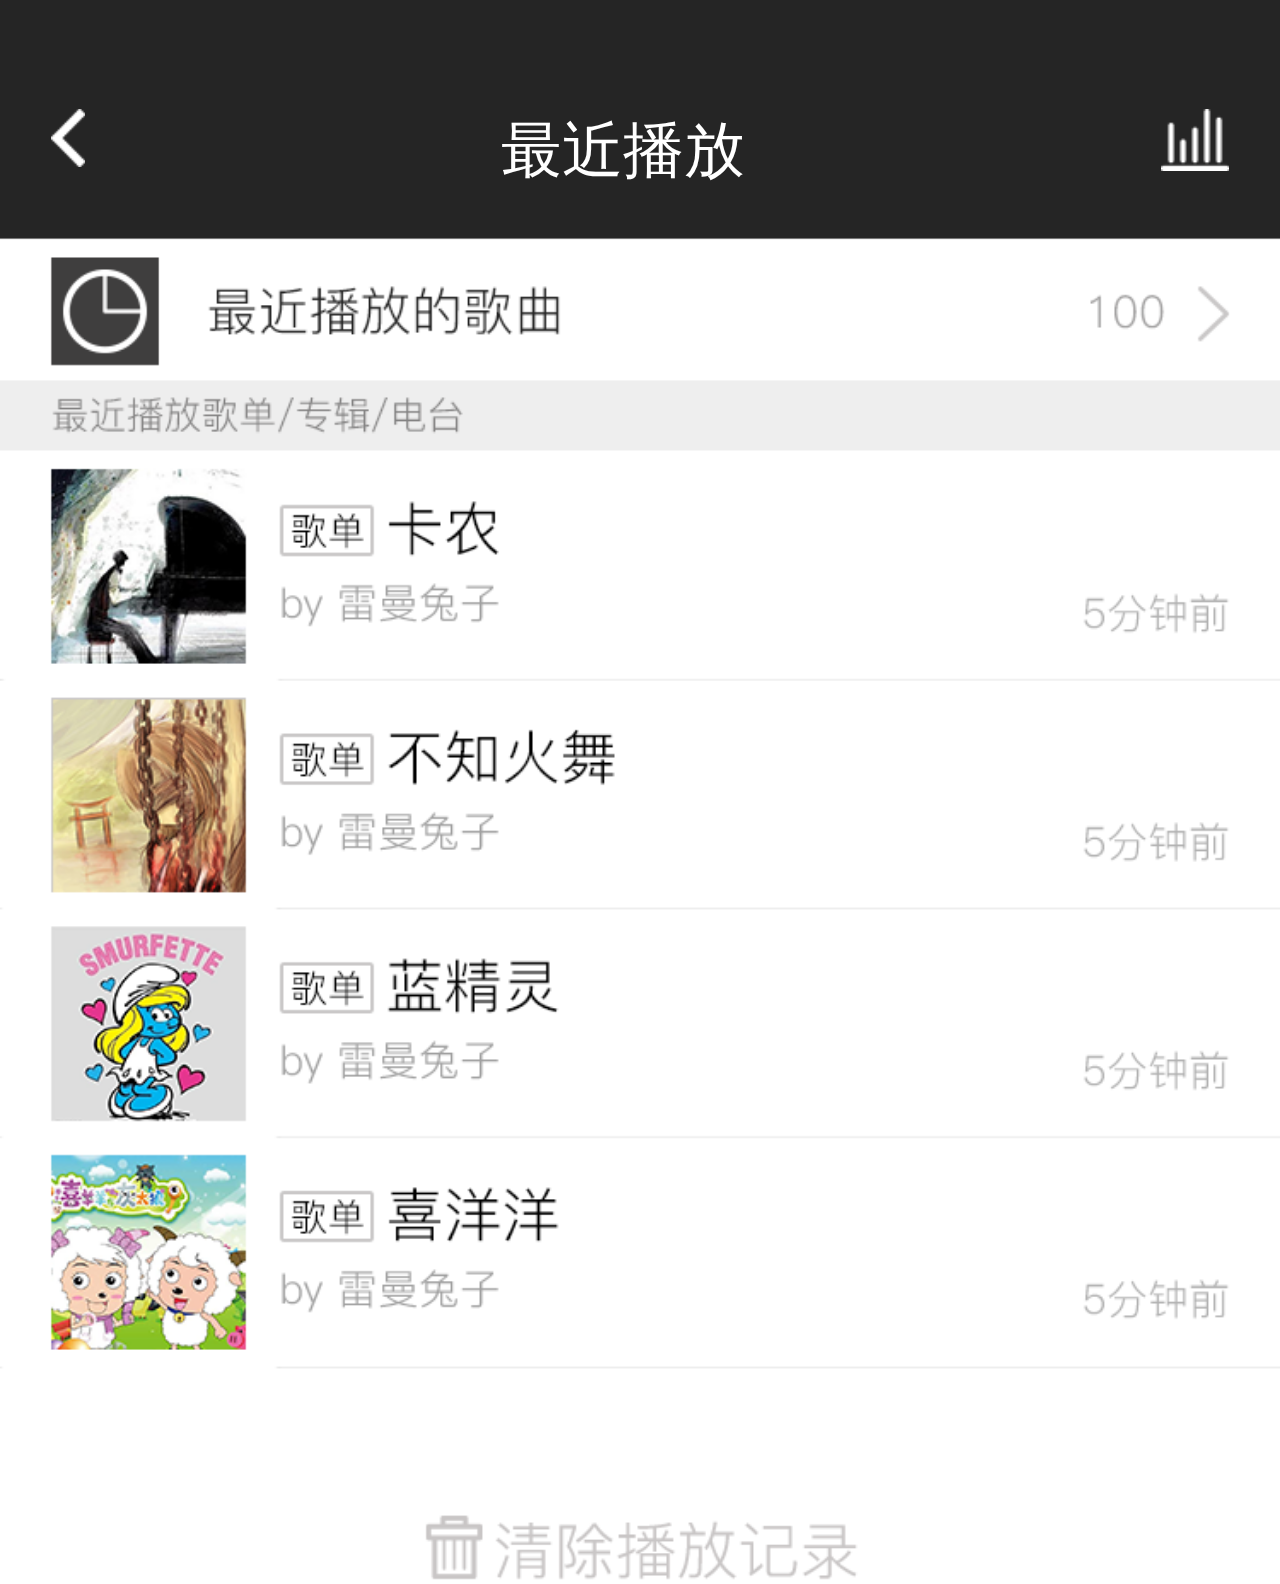
<file: nearplay.html>
<!DOCTYPE html>
<html lang="en">
<head>
	<meta charset="UTF-8">
	<title>Document</title>
	<meta name="viewport" content="width=device-width, initial-scale=1.0>
	<link rel="stylesheet" type="text/css" href="css/base.css">
	<link rel="stylesheet" type="text/css" href="css/nearplay.css">
	<script type="text/javascript" src="js/nearplay.js"></script>
</head>
<body>
	<!-- 头部 -->
	<div id="head">
		<div class="daohang">
			<div class="back"></div>
			<div class="sou">最近播放</div>
			<div class="bo"></div>
		</div>
	</div>
	<div id="zui"></div>
	<div id="list" class="list"></div>
	<div id="clear" class="clear"></div>
	<div class="xian"></div>
</body>
</html>
</file>
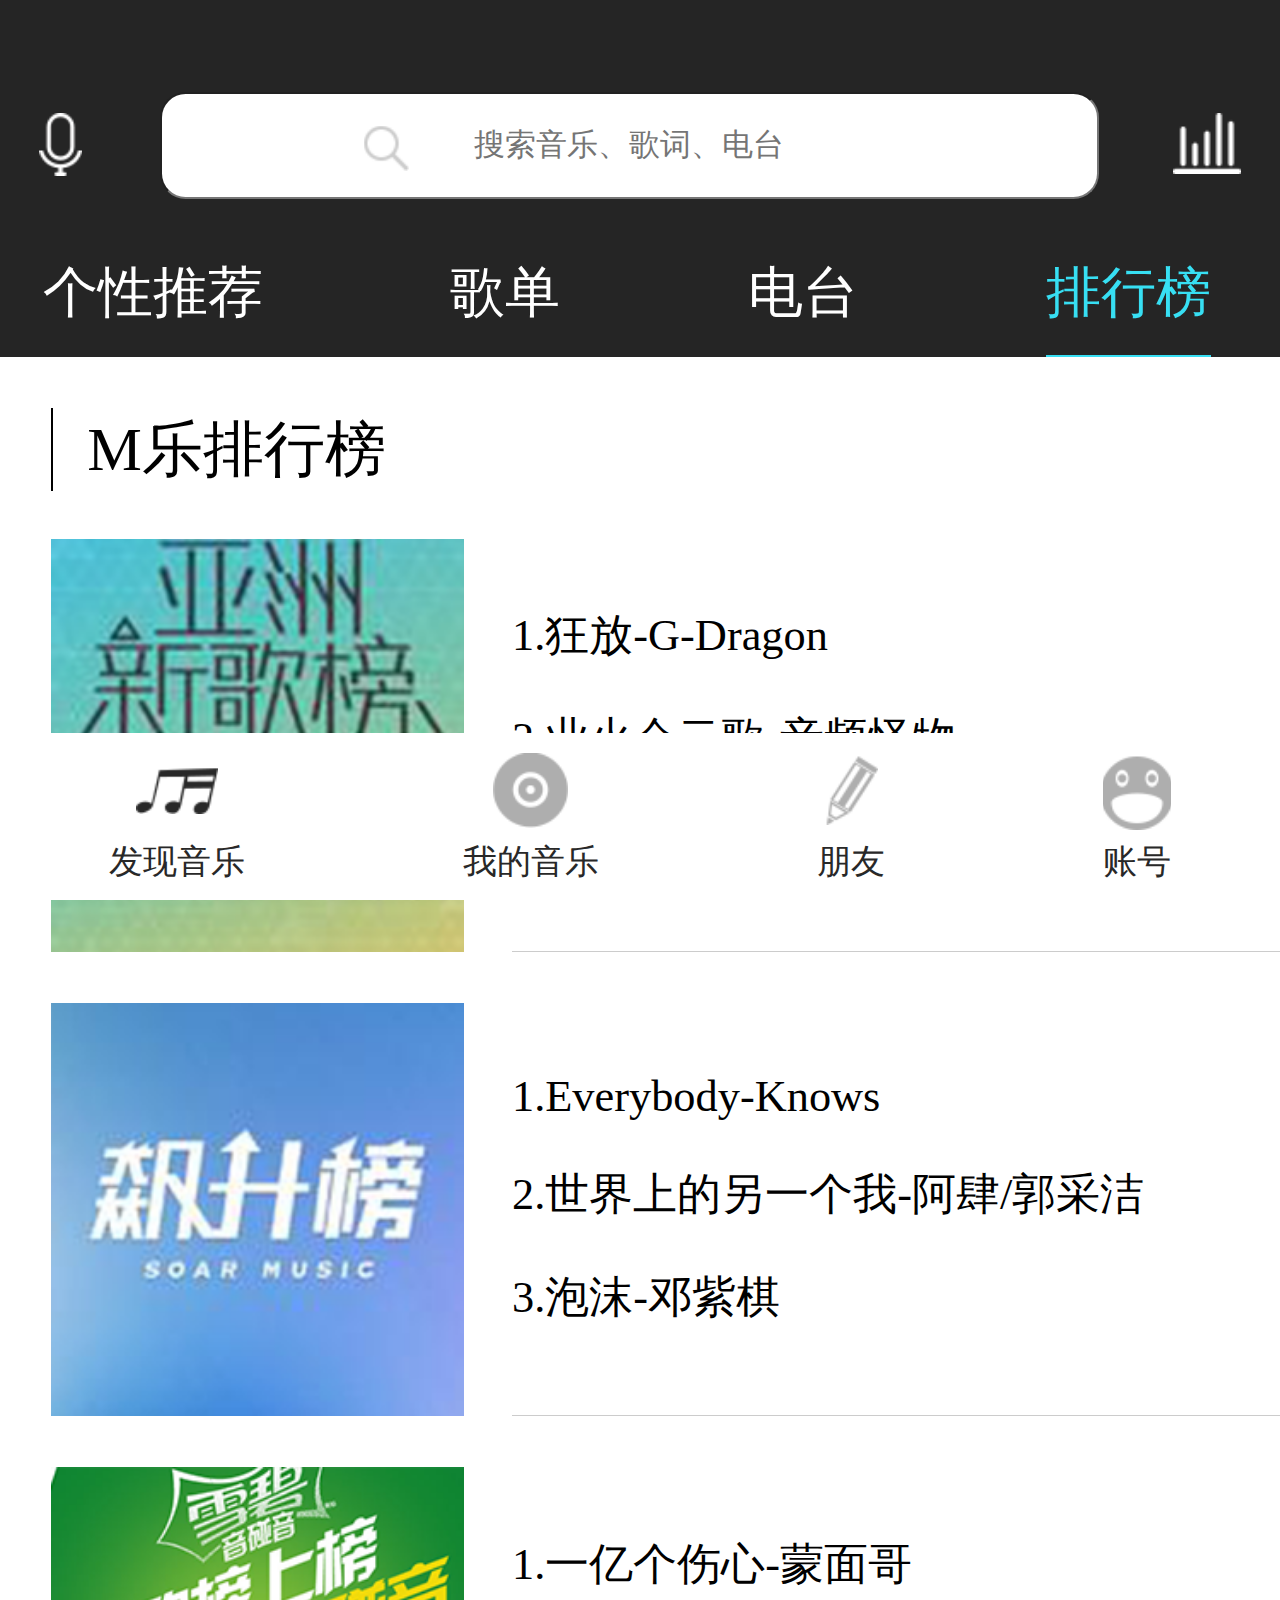
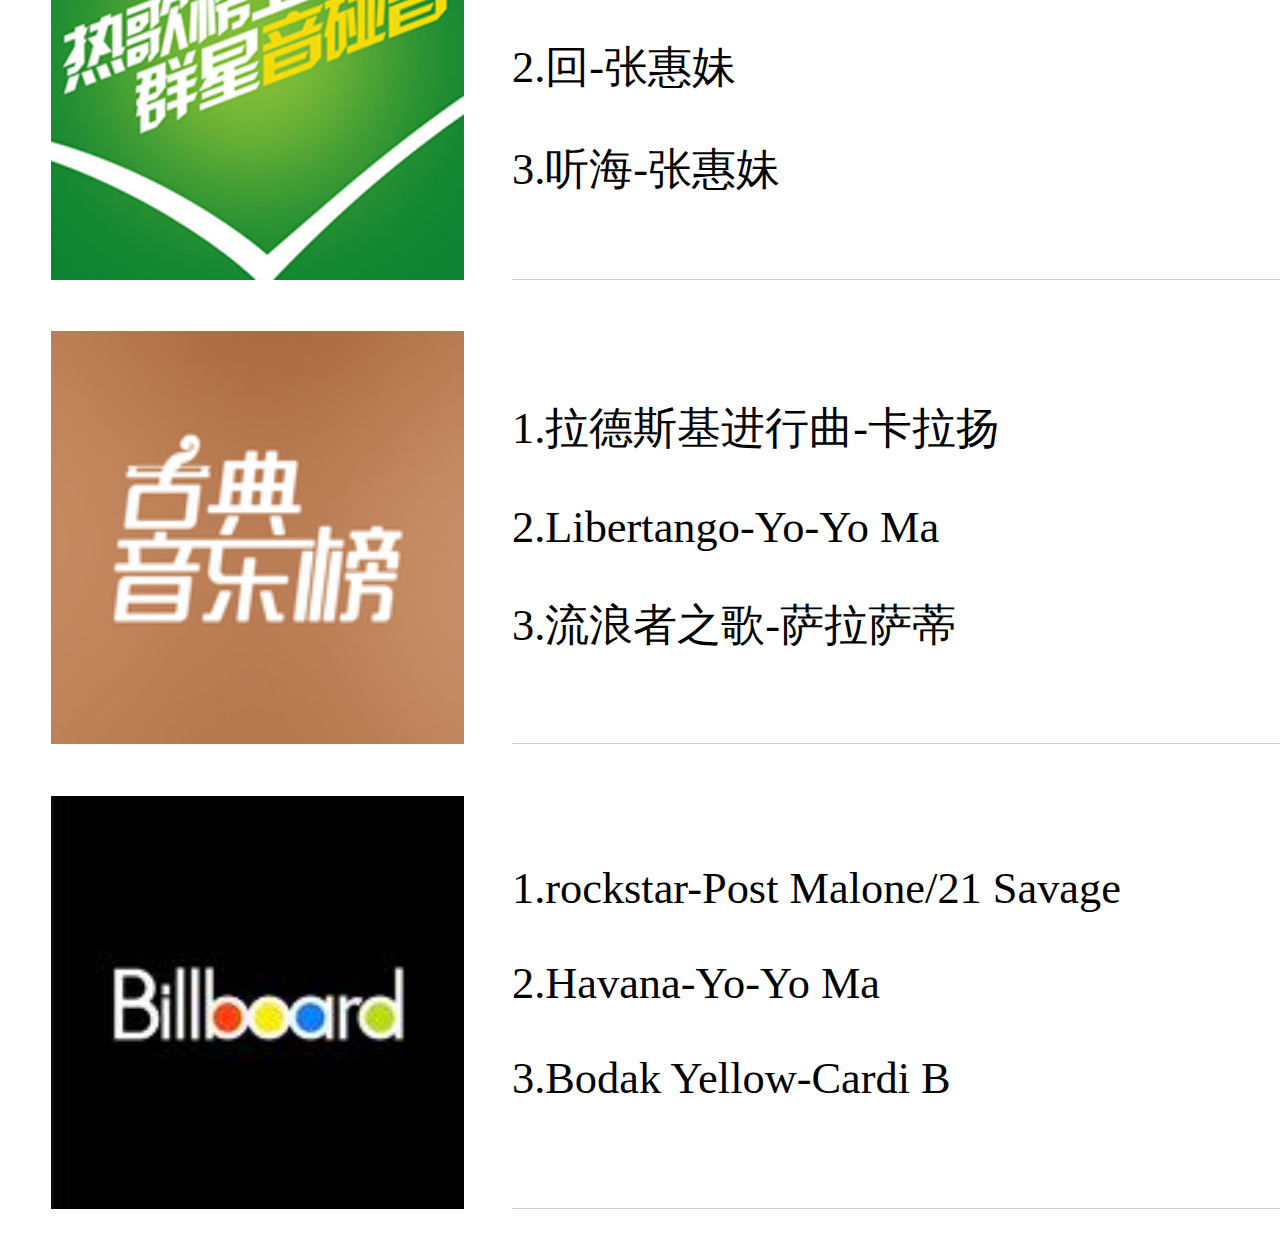
<file: paihang.html>
<!DOCTYPE html>
<html lang="en">
<head>
	<meta charset="UTF-8">
	<title>Document</title>
	<meta name="viewport" content="width=device-width, initial-scale=1.0>
	<link rel="stylesheet" type="text/css" href="css/base.css">
	<link rel="stylesheet" type="text/css" href="css/paihang.css">
	<script type="text/javascript" src="js/paihang.js"></script>
</head>
<body>
	<!-- 头部 -->
	<div id="head">
		<div class="daohang">
			<div class="yuyin"></div>
			<div class="sou">
				<input class="search" type="text" placeholder="搜索音乐、歌词、电台">
				<div class="soupic"></div>
			</div>
			<div class="bo"></div>
		</div>
		<ul class="dao clearfix">
			<li class="b d">个性推荐</li>
			<li class="a d">歌单</li>
			<li class="a d">电台</li>
			<li class="a d c">排行榜</li>
		</ul>
	</div>
	<div id="di">
		<div class="biao">M乐排行榜</div>
		<ul class="tu">
			<li class="tu1">
				<div class="lefa"></div>
				<ul class="rig">
					<li>1.狂放-G-Dragon</li>
					<li>2.业火仓云歌-音频怪物</li>
					<li>3.刚刚好-薛之谦</li>
				</ul>
			</li>
			<li class="tu1">
				<div class="lefb"></div>
				<ul class="rig">
					<li>1.Everybody-Knows</li>
					<li>2.世界上的另一个我-阿肆/郭采洁</li>
					<li>3.泡沫-邓紫棋</li>
				</ul>
			</li>
			<li class="tu1">
				<div class="lefc"></div>
				<ul class="rig">
					<li>1.一亿个伤心-蒙面哥</li>
					<li>2.回-张惠妹</li>
					<li>3.听海-张惠妹</li>
				</ul>
			</li>
			<li class="tu1">
				<div class="lefd"></div>
				<ul class="rig">
					<li>1.拉德斯基进行曲-卡拉扬</li>
					<li>2.Libertango-Yo-Yo Ma</li>
					<li>3.流浪者之歌-萨拉萨蒂</li>
				</ul>
			</li>
			<li class="tu1">
				<div class="lefe"></div>
				<ul class="rig">
					<li>1.rockstar-Post Malone/21 Savage</li>
					<li>2.Havana-Yo-Yo Ma</li>
					<li>3.Bodak Yellow-Cardi B</li>
				</ul>
			</li>
		</ul>
	</div>
	<!-- 底部 -->
	<ul id="bottom">
		<li class="boa">
			<a class="boa1">发现音乐</a>
		</li>
		<li class="bob">
			<a class="boa2" href="myMusic.html">我的音乐</a>
		</li>
		<li class="boc">
			<a class="boa2" href="friends.html">朋友</a>
		</li>
		<li class="bod">
			<a class="boa2" href="zhanghao.html">账号</a>
		</li>
	</ul>
</body>
</html>
</file>
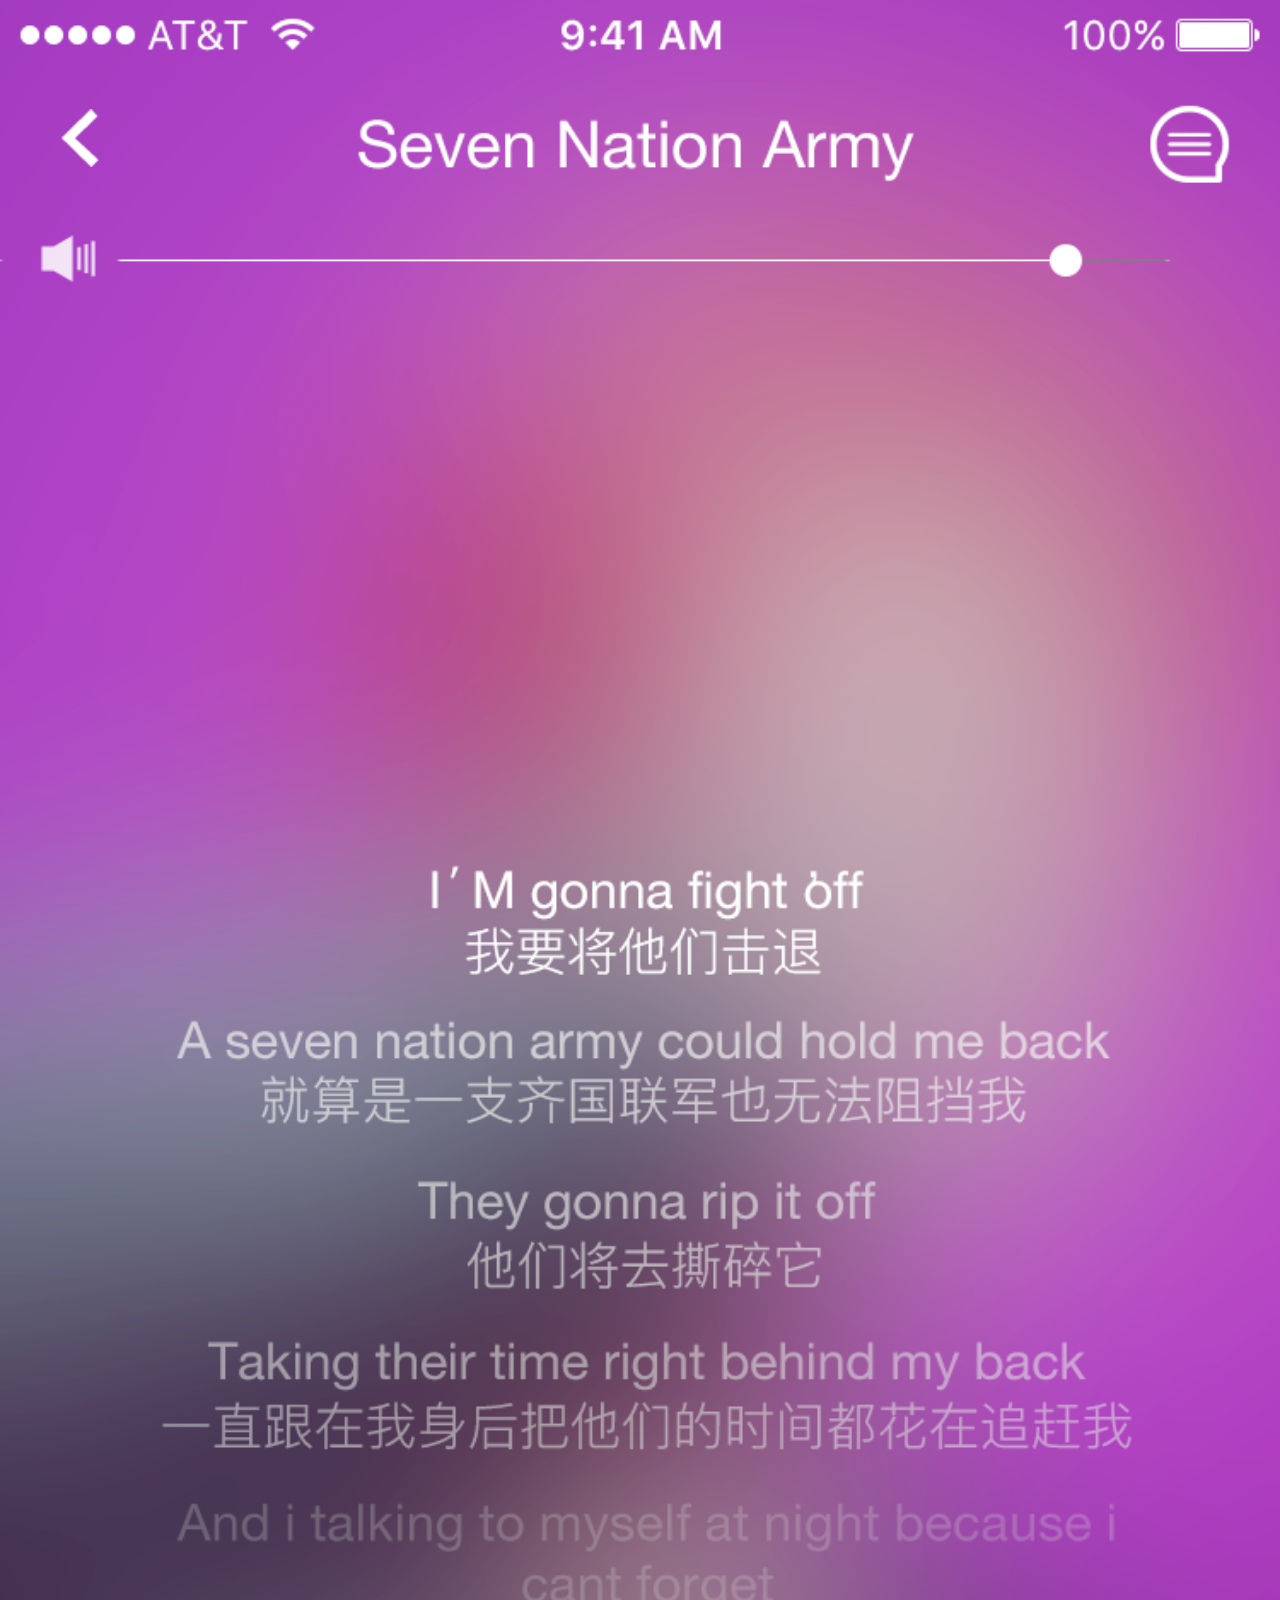
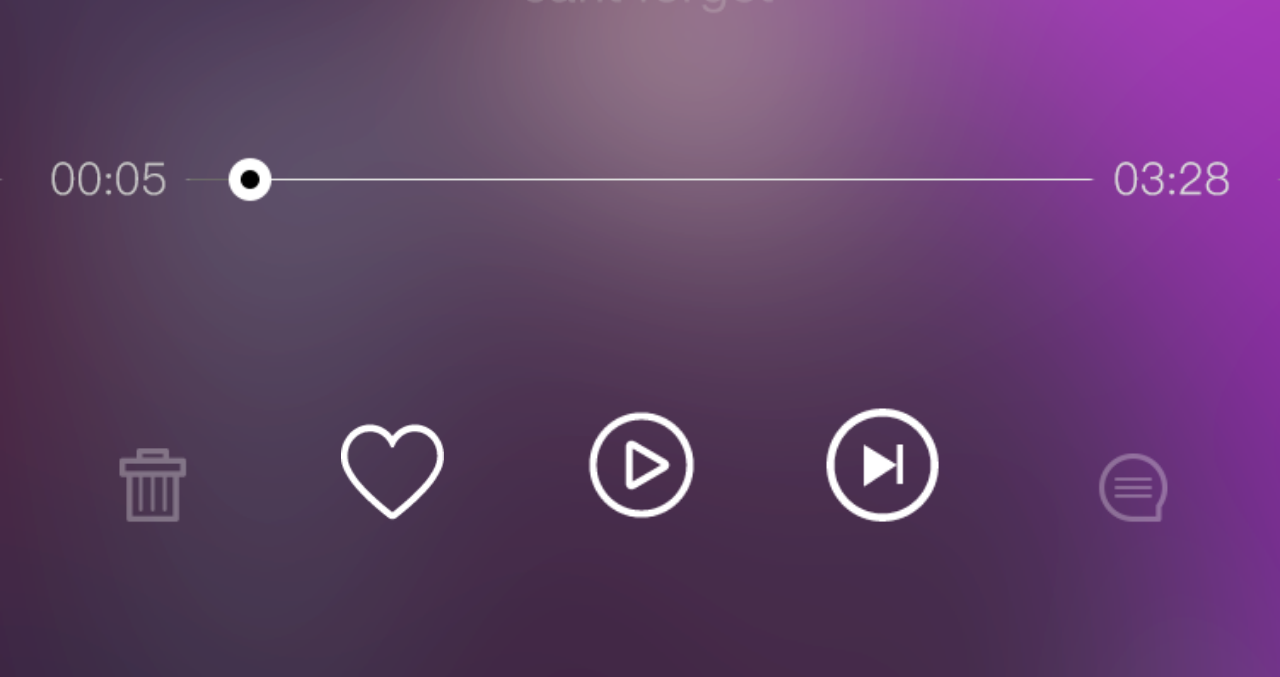
<file: play.html>
<!DOCTYPE html>
<html lang="en">
<head>
	<meta charset="UTF-8">
	<title>Document</title>
	<meta name="viewport" content="width=device-width, initial-scale=1.0>
	<link rel="stylesheet" type="text/css" href="css/base.css">
	<link rel="stylesheet" type="text/css" href="css/play.css">
	<script type="text/javascript" src="js/play.js"></script>
</head>
<body>
	<div id="pic">
		<div class="back"></div>
		<div class="heart"></div>
		<div class="play"></div>
		<div class="next"></div>
	</div>
</body>
</html>
</file>
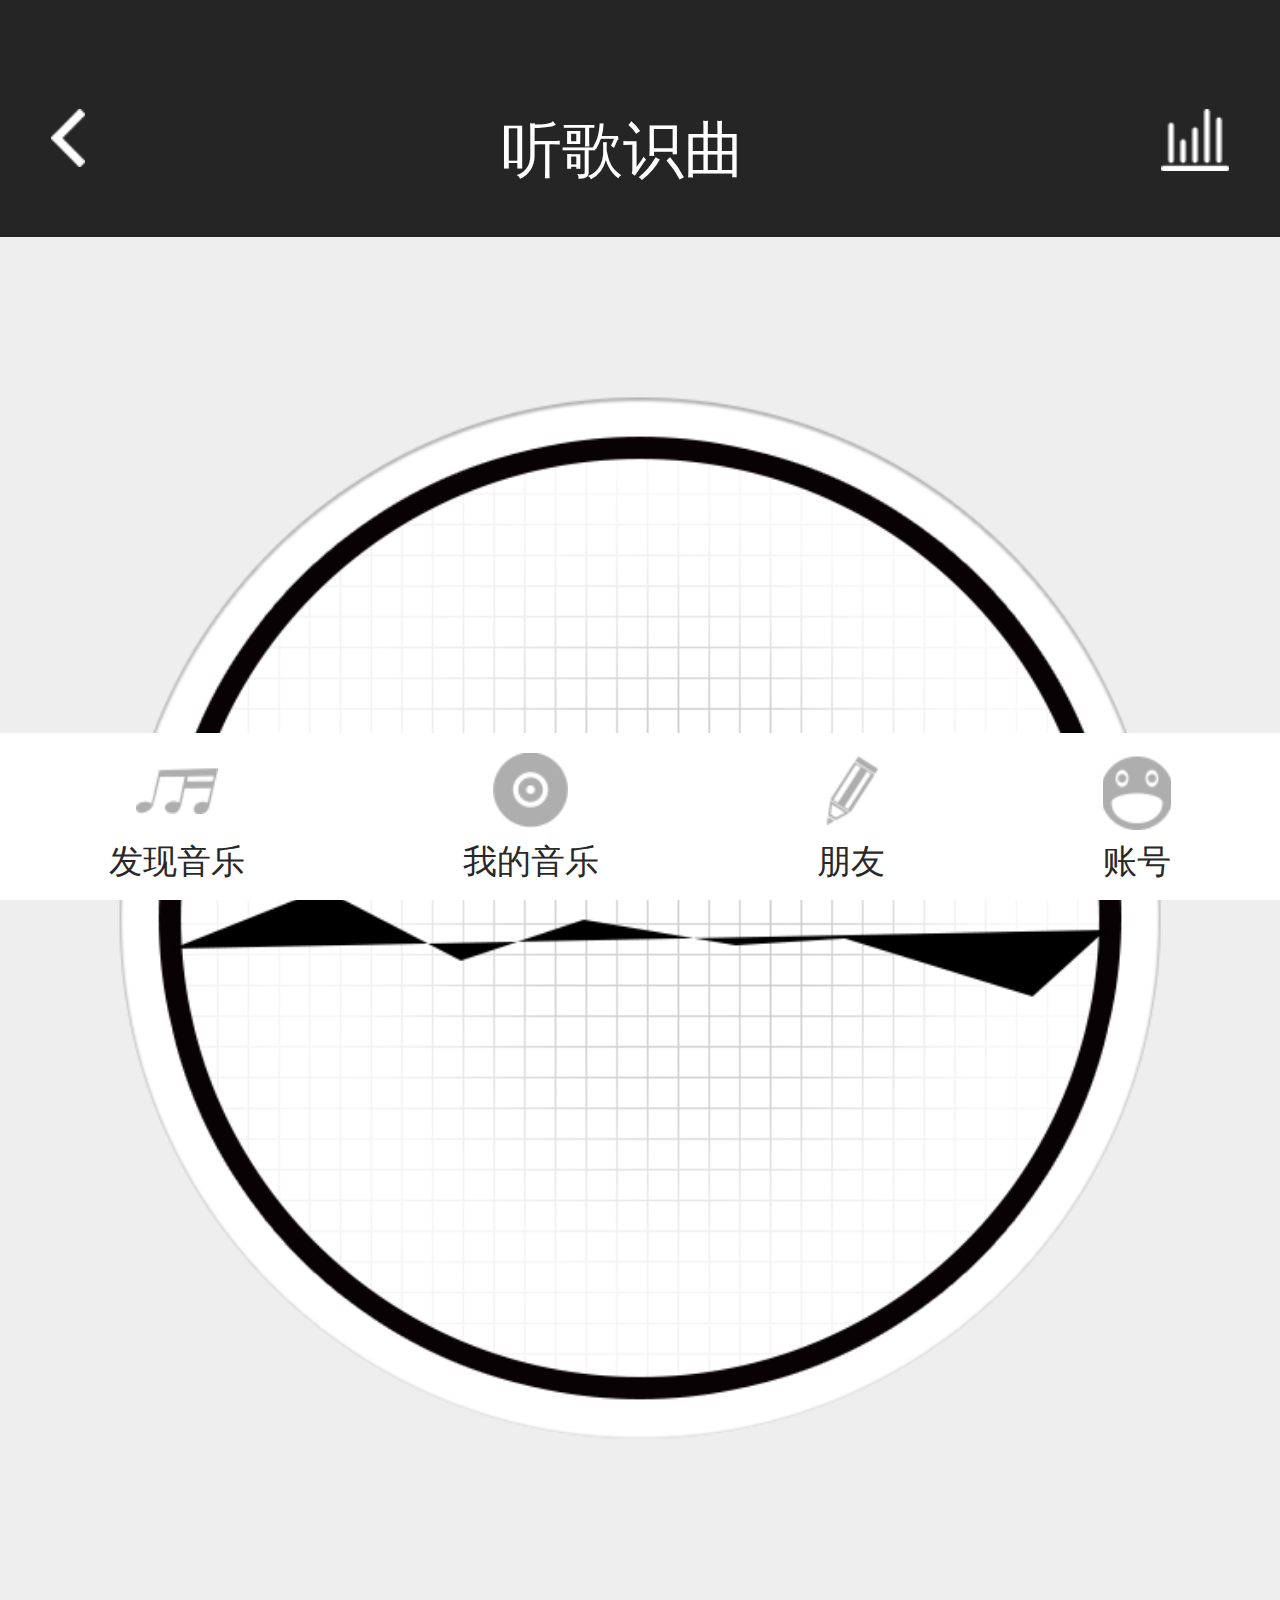
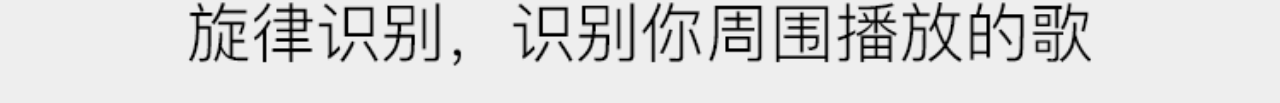
<file: shiqu.html>
<!DOCTYPE html>
<html lang="en">
<head>
	<meta charset="UTF-8">
	<title>Document</title>
	<meta name="viewport" content="width=device-width, initial-scale=1.0>
	<link rel="stylesheet" type="text/css" href="css/base.css">
	<link rel="stylesheet" type="text/css" href="css/shiqu.css">
	<script type="text/javascript" src="js/shiqu.js"></script>
</head>
<body>
	<!-- 头部 -->
	<div id="head">
		<div class="daohang">
			<div class="back"></div>
			<div class="sou">听歌识曲</div>
			<div class="bo"></div>
		</div>
	</div>
	<div id="pic"></div>
	<!-- 底部 -->
	<ul id="bottom">
		<li class="boa">
			<a class="boa2" href="index.html">发现音乐</a>
		</li>
	<li class="bob">
			<a class="boa2" href="myMusic.html">我的音乐</a>
		</li>
		<li class="boc">
			<a class="boa2" href="friends.html">朋友</a>
		</li>
		<li class="bod">
			<a class="boa2" href="zhanghao.html">账号</a>
		</li>
	</ul>
</body>
</html>
</file>
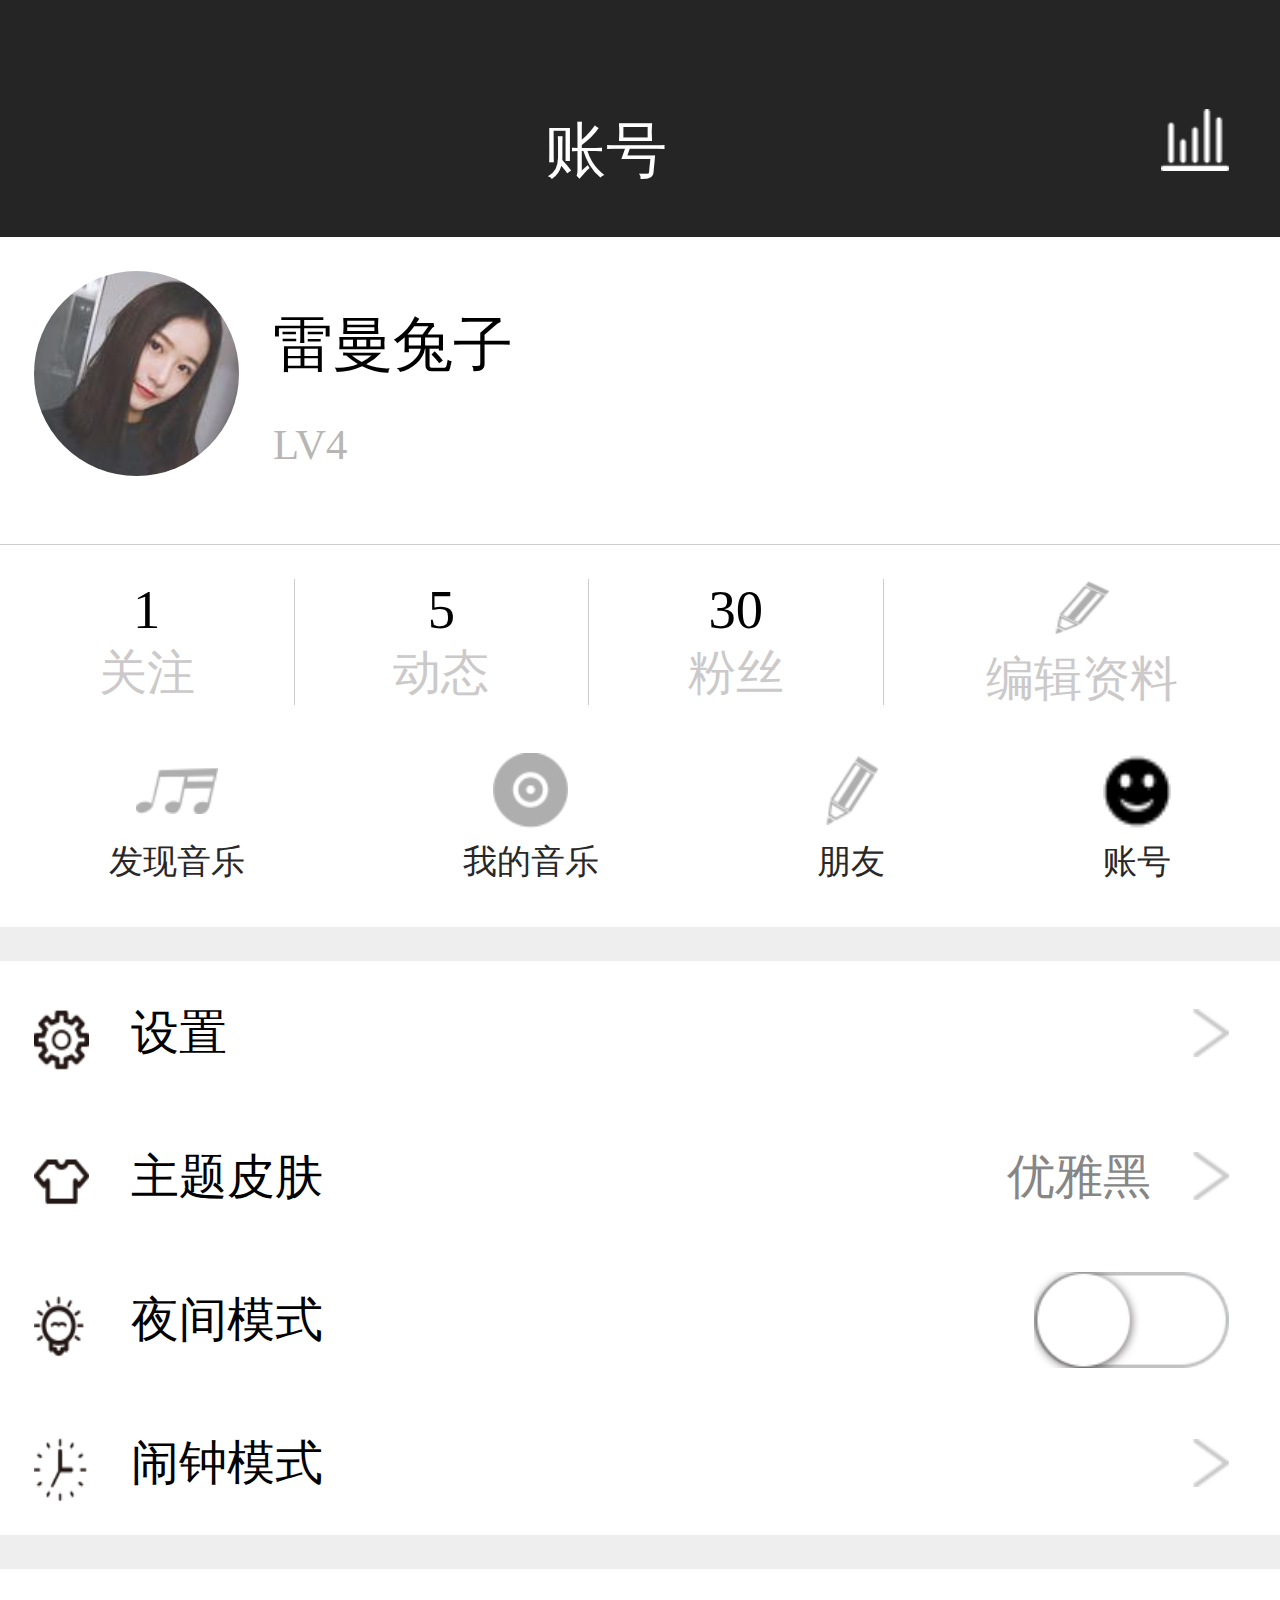
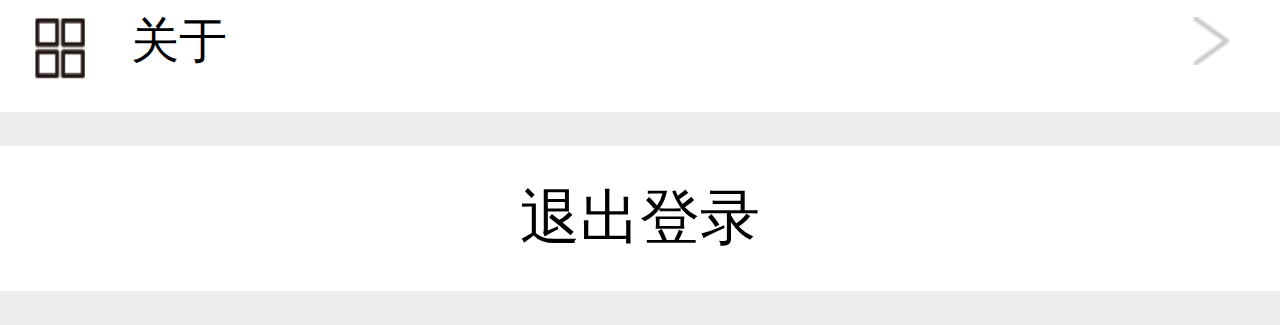
<file: zhanghao.html>
<!DOCTYPE html>
<html lang="en">
<head>
	<meta charset="UTF-8">
	<title>Document</title>
	<meta name="viewport" content="width=device-width, initial-scale=1.0>
	<link rel="stylesheet" type="text/css" href="css/base.css">
	<link rel="stylesheet" type="text/css" href="css/zhanghao.css">
	<script type="text/javascript" src="js/zhanghao.js"></script>
</head>
<body>
	<!-- 头部 -->
	<div id="head">
		<div class="daohang">
			<div class="yuyin"></div>
			<div class="sou">账号</div>
			<div class="bo"></div>
		</div>
	</div>
	<div id="zhang">
		<div class="tou"></div>
		<div class="ming">
			<p class="nicheng">雷曼兔子</p>
			<p class="dengji">LV4</p>
		</div>
	</div>
	<div id="list">
		<ul class="banner">
			<li class="banlia"><span class="guan">1</span></br>关注</li>
			<li class="banlia"><span class="guan">5</span></br>动态</li>
			<li class="banlia"><span class="guan">30</span></br>粉丝</li>
		</ul>
		<div class="bianji">编辑资料</div>
	</div>
	<div id="bot">
		<div class="xiaoxi">
			<div class="xiaol"></div>
			<ul class="zi">
				<p class="word">我的消息</p>
				<div class="jian"></div>
			</ul>
		</div>
		<ul class="botlist">
			<li class="xiaoxi1">
				<div class="xiaola"></div>
				<ul class="zi">
					<p class="word">设置</p>
					<div class="jian"></div>
				</ul>
			</li>
			<li class="xiaoxi1">
				<div class="xiaolb"></div>
				<ul class="zi">
					<p class="word">主题皮肤</p>
					<div class="jian1">优雅黑</div>
				</ul>
			</li>
			<li class="xiaoxi1">
				<div class="xiaolc"></div>
				<ul class="zi">
					<p class="word">夜间模式</p>
					<div class="jiana"></div>
				</ul>
			</li>
			<li class="xiaoxi1">
				<div class="xiaold"></div>
				<ul class="zi">
					<p class="word">闹钟模式</p>
					<div class="jian"></div>
				</ul>
			</li>
		</ul>
		<div class="xiaoxi">
			<div class="xiaol1"></div>
			<ul class="zi">
				<p class="word">关于</p>
				<div class="jian"></div>
			</ul>
		</div>
		<div class="end">退出登录</div>
	</div>
	<!-- 底部 -->
	<ul id="bottom">
		<li class="boa">
			<a class="boa2" href="index.html">发现音乐</a>
		</li>
	<li class="bob">
			<a class="boa2" href="myMusic.html">我的音乐</a>
		</li>
		<li class="boc">
			<a class="boa2" href="friends.html">朋友</a>
		</li>
		<li class="bod">
			<a class="boa2" href="zhanghao.html">账号</a>
		</li>
	</ul>
</body>
</html>
</file>
<file: css/base.css>
body,h1,h2,h3,h4,h5,h6,p,ul,ol,dl,dd {
			margin: 0;
			padding: 0;
		}
		h1,h2,h3,h4,h5,h6,b,strong,i,em {
			font-size: 16px;
			font-weight: normal;
			font-style: normal;
		}
		a {
			color: #000;
			text-decoration: none;
		}
		ul,ol {
			list-style: none;
		}
		input {
			outline: none;
		}
		input,img,select {
			vertical-align: top;
		}
		.last-bottom {
			border-bottom: none !important;
		}
		.last-right {
			border-right: none !important;
		}
		.fl {
			float: left;
		}
		.fr {
			float: right;
		}
		/* 清除浮动 */
		.clearfix:after {
			content: "";
			display: block;
			clear: both;
		}
		.clearfix {
			zoom: 1;
		}
</file>
<file: css/diantai.css>
* {
  padding: 0;
  margin: 0;
  list-style: none;
}
html {
  font-size: 13.33333333vw;
}
#head {
  background-color: #252525;
  width: 100%;
  margin-bottom: 0.4rem;
  overflow: hidden;
}
#head .daohang {
  display: flex;
  justify-content: space-around;
  margin-top: 0.54rem;
  margin-bottom: 0.22rem;
}
#head .daohang .yuyin {
  width: 0.25rem;
  height: 0.37rem;
  background: url('../images/sprit.png') no-repeat -0.05rem 0rem;
  background-size: 5.0rem 5.0rem;
  margin-top: 0.12rem;
}
#head .daohang .sou {
  position: relative;
  width: 5.48rem;
  height: 0.6rem;
}
#head .daohang .sou .search {
  position: absolute;
  width: 100%;
  height: 100%;
  font-size: 0.18rem;
  color: #dcdcdc;
  line-height: 0.6rem;
  text-align: center;
  border-radius: 0.15rem;
}
#head .daohang .sou .soupic {
  width: 0.26rem;
  height: 0.26rem;
  background: url('../images/sprit.png') no-repeat -0.04rem -0.56rem;
  background-size: 5.0rem 5.0rem;
  position: absolute;
  top: 0.2rem;
  left: 1.2rem;
}
#head .daohang .bo {
  width: 0.4rem;
  height: 0.36rem;
  background: url('../images/sprit.png') no-repeat 0rem -0.86rem;
  background-size: 5.0rem 5.0rem;
  margin-top: 0.12rem;
}
#head .dao {
  display: flex;
  font-size: 0.32rem;
  color: #ffffff;
  width: 100%;
}
#head .dao li {
  height: 0.72rem;
  line-height: 0.72rem;
}
#head .dao .a {
  margin-left: 1.1rem;
}
#head .dao .b {
  margin-left: 0.25rem;
}
#head .dao .c {
  color: #37dff3;
  border-bottom: 2px solid #37dff3;
}
#di {
  width: 6.92rem;
  margin: 0 auto;
}
#di .biao1 {
  display: flex;
  justify-content: space-around;
  font-size: 0.2rem;
  color: #787878;
}
#di .biao1 li {
  height: 1.12rem;
  box-sizing: border-box;
  padding-top: 0.55rem;
}
#di .biao1 .biao1a {
  background: url('../images/dianyin.png') no-repeat top center;
  background-size: 0.44rem 0.44rem;
}
#di .biao1 .biao1b {
  background: url('../images/dianqin.png') no-repeat top center;
  background-size: 0.58rem 0.42rem;
}
#di .biao1 .biao1c {
  background: url('../images/dianyu.png') no-repeat top center;
  background-size: 0.39rem 0.42rem;
}
#di .biao1 .biao1d {
  background: url('../images/diansan.png') no-repeat top center;
  background-size: 0.45rem 0.43rem;
}
#di .biao1 .biao1e {
  background: url('../images/dianren.png') no-repeat top center;
  background-size: 0.43rem 0.39rem;
}
#di .biao1 .biao1f {
  background: url('../images/dianer.png') no-repeat top center;
  background-size: 0.39rem 0.39rem;
}
#di .biao1 .biao1g {
  background: url('../images/dianyou.png') no-repeat top center;
  background-size: 0.57rem 0.38rem;
}
#di .biao1 .biao1h {
  background: url('../images/dianqu.png') no-repeat top center;
  background-size: 0.41rem 0.40rem;
}
#di .jingcai {
  width: 100%;
  margin-top: 0.45rem;
}
#di .jingcai .jinga {
  font-size: 0.35rem;
  color: #000000;
  border-left: 2px solid #000;
  text-indent: 0.2rem;
  margin-bottom: 0.2rem;
}
#di .jingcai .jingb {
  width: 100%;
  height: 1.28rem;
  border-bottom: 1px solid #ccc;
  border-top: 1px solid #ccc;
  display: flex;
}
#di .jingcai .jingb .tu {
  width: 0.9rem;
  height: 0.9rem;
  margin-top: 0.19rem;
  background: url(../images/diantua.jpg) no-repeat;
  background-size: 0.9rem 0.9rem;
  margin-right: 0.16rem;
}
#di .jingcai .jingb .zi {
  flex: 1;
  font-size: 0.27rem;
  color: #000000;
  line-height: 0.4rem;
  box-sizing: border-box;
  padding-top: 0.2rem;
}
#di .jingcai .jingc {
  width: 100%;
  height: 1.28rem;
  border-bottom: 1px solid #ccc;
  display: flex;
}
#di .jingcai .jingc .tu {
  width: 0.9rem;
  height: 0.9rem;
  margin-top: 0.19rem;
  background: url(../images/diantub.jpg) no-repeat;
  background-size: 0.9rem 0.9rem;
  margin-right: 0.16rem;
}
#di .jingcai .jingc .zi {
  flex: 1;
  font-size: 0.27rem;
  color: #000000;
  line-height: 0.4rem;
  box-sizing: border-box;
  padding-top: 0.2rem;
}
#di .day {
  width: 100%;
  margin-top: 0.6rem;
}
#di .day .tui {
  font-size: 0.35rem;
  color: #000000;
  border-left: 2px solid #000;
  text-indent: 0.2rem;
  margin-bottom: 0.5rem;
}
#di .day .picList {
  display: flex;
  width: 100%;
  justify-content: space-between;
}
#di .day .picList li {
  width: 2.2rem;
  height: 3.6rem;
}
#di .day .picList .one1 {
  background: url('../images/lista.jpg') no-repeat top;
  background-size: 2.2rem 2.2rem;
}
#di .day .picList .one2 {
  background: url('../images/listb.jpg') no-repeat top;
  background-size: 2.2rem 2.2rem;
}
#di .day .picList .two1 {
  background: url('../images/list2.jpg') no-repeat top;
  background-size: 2.2rem 2.2rem;
}
#di .day .picList .two2 {
  background: url('../images/list3.jpg') no-repeat top;
  background-size: 2.2rem 2.2rem;
}
#di .day .picList .three1 {
  background: url('../images/lista.jpg') no-repeat top;
  background-size: 2.2rem 2.2rem;
}
#di .day .picList .three2 {
  background: url('../images/listc.jpg') no-repeat top;
  background-size: 2.2rem 2.2rem;
}
#di .day .picList .botzi {
  width: 100%;
  font-size: 0.28rem;
  color: #000000;
  margin-top: 2.3rem;
  line-height: 0.4rem;
}
#bottom {
  width: 100%;
  height: 0.98rem;
  display: flex;
  justify-content: space-around;
  background-color: #fff;
  position: fixed;
  bottom: 0;
}
#bottom li {
  text-align: center;
  position: relative;
}
#bottom .boa {
  background: url('../images/yinyue.png') no-repeat top center;
  background-size: 0.48rem 0.36rem;
  margin-top: 0.12rem;
}
#bottom .bob {
  background: url('../images/die.png') no-repeat top center;
  background-size: 0.44rem 0.44rem;
  margin-top: 0.12rem;
}
#bottom .boc {
  background: url('../images/pen.png') no-repeat top center;
  background-size: 0.31rem 0.42rem;
  margin-top: 0.12rem;
}
#bottom .bod {
  background: url('../images/lian.png') no-repeat top center;
  background-size: 0.43rem 0.45rem;
  margin-top: 0.12rem;
}
#bottom .boa1 {
  font-size: 0.2rem;
  color: #282828;
  display: block;
  margin-top: 0.5rem;
}
#bottom .boa2 {
  font-size: 0.2rem;
  color: #282828;
  display: block;
  margin-top: 0.5rem;
  text-decoration: none;
}
</file>
<file: css/download.css>
* {
  padding: 0;
  margin: 0;
  list-style: none;
}
html {
  font-size: 13.33333333vw;
}
body {
  background-color: #eee;
}
#head {
  background-color: #252525;
  width: 100%;
  overflow: hidden;
}
#head .daohang {
  display: flex;
  width: 6.9rem;
  justify-content: space-between;
  margin: 0.64rem auto 0.26rem;
}
#head .daohang .back {
  width: 0.2rem;
  height: 0.34rem;
  background: url('../images/back.png') no-repeat center;
  background-size: 0.2rem 0.34rem;
}
#head .daohang .sou {
  font-size: 0.36rem;
  color: #ffffff;
}
#head .daohang .bo {
  width: 0.4rem;
  height: 0.36rem;
  background: url('../images/sprit.png') 0rem -0.86rem;
  background-size: 5.0rem 5.0rem;
}
#list {
  width: 100%;
  margin-top: 0.24rem;
  background-color: #fff;
}
#list .lista {
  width: 100%;
  height: 0.84rem;
  background: url('../images/biao.png') no-repeat center;
  background-size: 100%,0.84rem;
  border-bottom: 1px solid #eee;
  position: relative;
}
#list .listb {
  width: 100%;
  height: 0.84rem;
  background: url('../images/jiaogao.png') no-repeat center;
  background-size: 100%,0.84rem;
  border-bottom: 1px solid #eee;
  position: relative;
}
#list .listc {
  width: 100%;
  height: 0.84rem;
  background: url('../images/jigao.png') no-repeat center;
  background-size: 100%,0.84rem;
  border-bottom: 1px solid #eee;
  position: relative;
}
#list .listd {
  width: 100%;
  height: 0.84rem;
  background: url('../images/wusun.png') no-repeat center;
  background-size: 100%,0.84rem;
  position: relative;
}
#list .true {
  width: 0.3rem;
  height: 0.3rem;
  background: url('../images/对号.png') no-repeat center;
  background-size: 0.3rem 0.3rem;
  position: absolute;
  top: 50%;
  margin-top: -0.15rem;
  right: 0.3rem;
  display: none;
}
#list .true1 {
  width: 0.3rem;
  height: 0.3rem;
  background: url('../images/对号.png') no-repeat center;
  background-size: 0.3rem 0.3rem;
  position: absolute;
  top: 50%;
  margin-top: -0.15rem;
  right: 0.3rem;
}
</file>
<file: css/friends.css>
* {
  padding: 0;
  margin: 0;
  list-style: none;
}
html {
  font-size: 13.33333333vw;
}
#head {
  background-color: #252525;
  width: 100%;
  overflow: hidden;
}
#head .daohang {
  display: flex;
  width: 6.9rem;
  justify-content: space-between;
  margin: 0.64rem auto 0.26rem;
}
#head .daohang .yuyin {
  width: 0.4rem;
  height: 0.36rem;
  background: url('../images/sprit.png') no-repeat -0.95rem -0.36rem;
  background-size: 5.0rem 5.0rem;
}
#head .daohang .sou {
  width: 2rem;
  height: 0.54rem;
  background: -webkit-linear-gradient(left, #ffffff 50%, #000000 50%);
  border-radius: 0.1rem;
  border: 1px solid #fff;
  font-size: 0.3rem;
  color: #000000;
  line-height: 0.54rem;
  text-indent: 0.18rem;
}
#head .daohang .sou .fu {
  color: #fff;
  margin-left: 0.38rem;
}
#head .daohang .bo {
  width: 0.4rem;
  height: 0.36rem;
  background: url('../images/sprit.png') no-repeat 0rem -0.86rem;
  background-size: 5.0rem 5.0rem;
}
#midd {
  width: 100%;
  overflow: hidden;
}
#midd .midda {
  width: 100%;
  margin-top: 0.3rem;
  border-bottom: 1px solid #ccc;
  display: flex;
}
#midd .midda .lef {
  width: 0.77rem;
  height: 0.77rem;
  margin-left: 0.3rem;
  margin-right: 0.2rem;
  background: url('../images/toua.jpg') no-repeat center;
  background-size: 0.77rem 0.77rem;
  border-radius: 50%;
}
#midd .midda .lef1 {
  width: 0.77rem;
  height: 0.77rem;
  margin-left: 0.3rem;
  margin-right: 0.2rem;
  background: url('../images/tou2.jpg') no-repeat center;
  background-size: 0.77rem 0.77rem;
  border-radius: 50%;
}
#midd .midda .lef2 {
  width: 0.77rem;
  height: 0.77rem;
  margin-left: 0.3rem;
  margin-right: 0.2rem;
  background: url('../images/tou3.jpg') no-repeat center;
  background-size: 0.77rem 0.77rem;
  border-radius: 50%;
}
#midd .midda .rig {
  width: 5.92rem;
}
#midd .midda .rig .riga {
  display: flex;
  justify-content: space-between;
}
#midd .midda .rig .riga .rigabiao {
  font-size: 0.26rem;
  color: #629fc6;
}
#midd .midda .rig .riga .rigabiao .change {
  font-size: 0.26rem;
  color: #d7d7d7;
  margin-left: 0.16rem;
}
#midd .midda .rig .riga .fenxiang {
  width: 0.88rem;
  height: 0.34rem;
  border: 1px solid #ccc;
  border-radius: 0.1rem;
  font-size: 0.22rem;
  color: #1f78a6;
  line-height: 0 0.003rem;
  text-align: center;
}
#midd .midda .rig .near {
  font-size: 0.21rem;
  color: #c5c5c5;
  margin: 0.16rem 0.0rem 0.1rem 0.0rem;
}
#midd .midda .rig .shuo {
  font-size: 0.24rem;
  color: #000000;
  margin-bottom: 0.16rem;
}
#midd .midda .rig .pic {
  width: 5.9rem;
  height: 3.14rem;
  background: url('../images/fra.png') no-repeat center;
  background-size: 5.9rem 3.14rem;
  margin-bottom: 0.3rem;
}
#midd .midda .rig .pic1 {
  width: 5.9rem;
  height: 3.14rem;
  background: url('../images/frb.jpg') no-repeat center;
  background-size: 5.9rem 3.14rem;
  margin-bottom: 0.3rem;
}
#midd .midda .rig .pic2 {
  width: 5.9rem;
  height: 3.14rem;
  background: url('../images/轮播a2.jpg') no-repeat center;
  background-size: 5.9rem 3.14rem;
  margin-bottom: 0.3rem;
}
#midd .midda .rig .bot {
  display: flex;
  width: 100%;
  margin-bottom: 0.36rem;
}
#midd .midda .rig .bot .xin {
  width: 0.33rem;
  height: 0.39rem;
  background: url('../images/sprit.png') no-repeat -1.32rem -0.37rem;
  background-size: 5.0rem 5.0rem;
  margin-left: 2.7rem;
  margin-right: 0.08rem;
}
#midd .midda .rig .bot .xihuan {
  font-size: 0.22rem;
  color: #afafaf;
  line-height: 0.42rem;
}
#midd .midda .rig .bot .ping {
  width: 0.32rem;
  height: 0.39rem;
  background: url('../images/sprit.png') no-repeat -0.6rem -0.37rem;
  background-size: 5.0rem 5.0rem;
  margin-left: 0.28rem;
  margin-right: 0.08rem;
}
#midd .midda .rig .bot .pinglun {
  font-size: 0.22rem;
  color: #afafaf;
  line-height: 0.42rem;
}
#midd .midda .rig .bot .ben {
  width: 0.4rem;
  height: 0.39rem;
  background: url('../images/sprit.png') no-repeat -0.6rem -0.79rem;
  background-size: 5.0rem 5.0rem;
  margin-left: 0.4rem;
}
#bottom {
  width: 100%;
  height: 0.98rem;
  display: flex;
  justify-content: space-around;
  background-color: #fff;
  position: fixed;
  bottom: 0;
}
#bottom li {
  text-align: center;
  position: relative;
}
#bottom .boa {
  background: url('../images/yinyuea.png') no-repeat top center;
  background-size: 0.48rem 0.36rem;
  margin-top: 0.12rem;
}
#bottom .bob {
  background: url('../images/die.png') no-repeat top center;
  background-size: 0.44rem 0.44rem;
  margin-top: 0.12rem;
}
#bottom .boc {
  background: url('../images/pena.png') no-repeat top center;
  background-size: 0.31rem 0.42rem;
  margin-top: 0.12rem;
}
#bottom .bod {
  background: url('../images/lian.png') no-repeat top center;
  background-size: 0.43rem 0.45rem;
  margin-top: 0.12rem;
}
#bottom .boa2 {
  font-size: 0.2rem;
  color: #282828;
  display: block;
  margin-top: 0.5rem;
  text-decoration: none;
}
</file>
<file: css/gedan.css>
* {
  padding: 0;
  margin: 0;
  list-style: none;
}
html {
  font-size: 13.33333333vw;
}
#head {
  background-color: #252525;
  width: 100%;
  overflow: hidden;
}
#head .daohang {
  display: flex;
  justify-content: space-around;
  margin-top: 0.54rem;
  margin-bottom: 0.22rem;
}
#head .daohang .yuyin {
  width: 0.25rem;
  height: 0.37rem;
  background: url('../images/sprit.png') no-repeat -0.05rem 0rem;
  background-size: 5.0rem 5.0rem;
  margin-top: 0.12rem;
}
#head .daohang .sou {
  position: relative;
  width: 5.48rem;
  height: 0.6rem;
}
#head .daohang .sou .search {
  position: absolute;
  width: 100%;
  height: 100%;
  font-size: 0.18rem;
  color: #dcdcdc;
  line-height: 0.6rem;
  text-align: center;
  border-radius: 0.15rem;
}
#head .daohang .sou .soupic {
  width: 0.26rem;
  height: 0.26rem;
  background: url('../images/sprit.png') no-repeat -0.04rem -0.56rem;
  background-size: 5.0rem 5.0rem;
  position: absolute;
  top: 0.2rem;
  left: 1.2rem;
}
#head .daohang .bo {
  width: 0.4rem;
  height: 0.36rem;
  background: url('../images/sprit.png') no-repeat 0rem -0.86rem;
  background-size: 5.0rem 5.0rem;
  margin-top: 0.12rem;
}
#head .dao {
  display: flex;
  font-size: 0.32rem;
  color: #ffffff;
  width: 100%;
}
#head .dao li {
  height: 0.72rem;
  line-height: 0.72rem;
}
#head .dao .a {
  margin-left: 1.1rem;
}
#head .dao .b {
  margin-left: 0.25rem;
}
#head .dao .c {
  color: #37dff3;
  border-bottom: 2px solid #37dff3;
}
#dibu {
  background-color: #eee;
  width: 100%;
}
#dibu .midtop {
  width: 100%;
  height: 0.85rem;
  position: relative;
}
#dibu .midtop .zi {
  width: 1.68rem;
  height: 0.37rem;
  font-size: 0.35rem;
  color: #000000;
  line-height: 0.37rem;
  text-align: center;
  position: absolute;
  top: 0.22rem;
  left: 0.3rem;
  border-left: 2px solid #000;
}
#dibu .midtop .tu {
  width: 1.1rem;
  height: 0.84rem;
  background: url('../images/sprit.png') no-repeat -3.55rem 0rem;
  background-size: 5.0rem 5.0rem;
  position: absolute;
  right: 0.28rem;
}
#dibu .midbottom {
  width: 100%;
  height: 1.34rem;
  background-color: #fff;
  margin-bottom: 0.3rem;
}
#dibu .midbottom .midbUl {
  width: 6.86rem;
  height: 100%;
  margin: 0 auto;
  display: flex;
  justify-content: space-between;
}
#dibu .midbottom .midbUl .midbUltu {
  height: 100%;
  background: url('../images/xiang.png') no-repeat;
  background-size: 1.34rem 1.34rem;
  font-size: 0.3rem;
  color: #252525;
  text-indent: 1.64rem;
  box-sizing: border-box;
  padding-top: 0.3rem;
}
#dibu .midbottom .midbUl .midbUltu .bian {
  font-size: 0.24rem;
  color: #bfbfbf;
  margin-left: 1.64rem;
}
#dibu .midbottom .midbUl .jian {
  width: 0.22rem;
  height: 0.4rem;
  background: url('../images/sprit.png') no-repeat -0.72rem 0rem;
  background-size: 5.0rem 5.0rem;
  margin-top: 0.48rem;
}
#dibu .picList {
  display: flex;
  width: 100%;
  justify-content: space-around;
}
#dibu .picList li {
  width: 3.4rem;
  height: 4.8rem;
}
#dibu .picList .one1 {
  background: url('../images/lista.jpg') no-repeat top;
  background-size: 3.4rem 3.4rem;
}
#dibu .picList .one2 {
  background: url('../images/listb.jpg') no-repeat top;
  background-size: 3.4rem 3.4rem;
}
#dibu .picList .two1 {
  background: url('../images/list2.jpg') no-repeat top;
  background-size: 3.4rem 3.4rem;
}
#dibu .picList .two2 {
  background: url('../images/list3.jpg') no-repeat top;
  background-size: 3.4rem 3.4rem;
}
#dibu .picList .three1 {
  background: url('../images/lista.jpg') no-repeat top;
  background-size: 3.4rem 3.4rem;
}
#dibu .picList .three2 {
  background: url('../images/listc.jpg') no-repeat top;
  background-size: 3.4rem 3.4rem;
}
#dibu .picList .topic {
  width: 100%;
  height: 0.5rem;
  background: url('../images/耳麦.png') no-repeat 2.22rem 0.12rem rgba(0, 0, 0, 0.4);
  font-size: 0.2rem;
  color: #ffffff;
  background-size: 0.2rem 0.2rem;
  line-height: 0.5rem;
  text-indent: 2.52rem;
  margin-top: 2.9rem;
  position: relative;
}
#dibu .picList .author {
  font-size: 0.2rem;
  color: #ffffff;
  text-indent: 0.4rem;
  position: absolute;
  top: 0;
  left: 0.2rem;
  background: url('../images/人.png') no-repeat left center;
  background-size: 0.3rem 0.3rem;
}
#dibu .picList .botzi {
  width: 100%;
  font-size: 0.28rem;
  color: #151515;
  margin-top: 0.16rem;
  line-height: 0.4rem;
}
#bottom {
  width: 100%;
  height: 0.98rem;
  display: flex;
  justify-content: space-around;
  background-color: #fff;
  position: fixed;
  bottom: 0;
}
#bottom li {
  text-align: center;
  position: relative;
}
#bottom .boa {
  background: url('../images/yinyue.png') no-repeat top center;
  background-size: 0.48rem 0.36rem;
  margin-top: 0.12rem;
}
#bottom .bob {
  background: url('../images/die.png') no-repeat top center;
  background-size: 0.44rem 0.44rem;
  margin-top: 0.12rem;
}
#bottom .boc {
  background: url('../images/pen.png') no-repeat top center;
  background-size: 0.31rem 0.42rem;
  margin-top: 0.12rem;
}
#bottom .bod {
  background: url('../images/lian.png') no-repeat top center;
  background-size: 0.43rem 0.45rem;
  margin-top: 0.12rem;
}
#bottom .boa1 {
  font-size: 0.2rem;
  color: #282828;
  display: block;
  margin-top: 0.5rem;
}
#bottom .boa2 {
  font-size: 0.2rem;
  color: #282828;
  display: block;
  margin-top: 0.5rem;
  text-decoration: none;
}
</file>
<file: css/load.css>
* {
  padding: 0;
  margin: 0;
  list-style: none;
}
html {
  font-size: 13.33333333vw;
}
body {
  background-color: #eee;
}
#pic {
  width: 100%;
  height: 13.34rem;
  background: url('../images/load.png') no-repeat center;
  background-size: 100% 13.34rem;
  position: relative;
}
#pic .tou {
  width: 2.72rem;
  height: 2.72rem;
  position: absolute;
  top: 1.92rem;
  left: 50%;
  margin-left: -1.36rem;
  border: 3px solid #9de2ff;
  border-radius: 50%;
}
#pic .tou .xiang {
  width: 2.46rem;
  height: 2.46rem;
  background: url('../images/tou2.jpg') no-repeat center;
  background-size: 2.46rem 2.46rem;
  position: absolute;
  left: 50%;
  top: 50%;
  margin-top: -1.23rem;
  margin-left: -1.23rem;
  border-radius: 50%;
}
#pic .load {
  width: 100%;
  height: 0.9rem;
  background: #5782a2;
  font-size: 0.38rem;
  color: #ffffff;
  line-height: 0.9rem;
  text-align: center;
  position: absolute;
  bottom: 4.34rem;
}
</file>
<file: css/mymp3.css>
* {
  padding: 0;
  margin: 0;
  list-style: none;
}
html {
  font-size: 13.33333333vw;
}
body {
  background-color: #eee;
}
#head {
  background-color: #252525;
  width: 100%;
  overflow: hidden;
}
#head .daohang {
  display: flex;
  width: 6.9rem;
  justify-content: space-between;
  margin: 0.64rem auto 0.26rem;
}
#head .daohang .back {
  width: 0.2rem;
  height: 0.34rem;
  background: url('../images/back.png') no-repeat center;
  background-size: 0.2rem 0.34rem;
}
#head .daohang .sou {
  font-size: 0.36rem;
  color: #ffffff;
}
#head .daohang .bo {
  width: 0.4rem;
  height: 0.36rem;
  background: url('../images/sprit.png') 0rem -0.86rem;
  background-size: 5.0rem 5.0rem;
}
#my {
  background-color: #fff;
  width: 100%;
  height: 0.82rem;
  margin-bottom: 0.4rem;
  font-size: 0.26rem;
  color: #000000;
  line-height: 0.82rem;
  text-indent: 0.3rem;
}
#pic {
  width: 100%;
  height: 5.39rem;
  background: url('../images/mymp3a.png') no-repeat center;
  background-size: 100% 5.39rem;
}
</file>
<file: css/myMusic.css>
* {
  padding: 0;
  margin: 0;
  list-style: none;
}
html {
  font-size: 13.33333333vw;
}
#head {
  background-color: #252525;
  width: 100%;
  overflow: hidden;
}
#head .daohang {
  display: flex;
  width: 6.9rem;
  justify-content: space-between;
  margin: 0.64rem auto 0.26rem;
}
#head .daohang .yuyin {
  font-size: 0.28rem;
  color: #ffffff;
}
#head .daohang .sou {
  font-size: 0.36rem;
  color: #ffffff;
}
#head .daohang .bo {
  width: 0.4rem;
  height: 0.36rem;
  background: url('../images/sprit.png') no-repeat 0rem -0.86rem;
  background-size: 5.0rem 5.0rem;
}
#bott {
  background-color: #eee;
}
#bott .list {
  width: 100%;
  background-color: #fff;
}
#bott .list .lista {
  display: flex;
  justify-content: space-between;
}
#bott .list .lista .biao {
  width: 0.9rem;
  height: 0.84rem;
  background: url('../images/mydown.png') no-repeat right center;
  background-size: 0.39rem 0.33rem;
}
#bott .list .lista .biao1 {
  width: 0.9rem;
  height: 0.84rem;
  background: url('../images/my.png') no-repeat right center;
  background-size: 0.33rem 0.38rem;
}
#bott .list .lista .biao2 {
  width: 0.9rem;
  height: 0.84rem;
  background: url('../images/myzui.png') no-repeat right center;
  background-size: 0.38rem 0.37rem;
}
#bott .list .lista .zi {
  width: 6.28rem;
  height: 0.84rem;
  border-bottom: 1px solid #ccc;
  font-size: 0.28rem;
  color: #000000;
  line-height: 0.84rem;
  text-align: left;
  position: relative;
}
#bott .list .lista .zi .jian {
  width: 0.76rem;
  font-size: 0.2rem;
  color: #dfdede;
  position: absolute;
  right: 0.3rem;
  top: 0;
  background: url('../images/jian1.png') no-repeat right;
  background-size: 0.15rem 0.24rem;
}
#bott .list .lista .zi1 {
  width: 6.28rem;
  height: 0.84rem;
  font-size: 0.28rem;
  color: #000000;
  line-height: 0.84rem;
  text-align: left;
  position: relative;
}
#bott .list .lista .zi1 .jian {
  width: 0.76rem;
  font-size: 0.2rem;
  color: #dfdede;
  position: absolute;
  right: 0.3rem;
  top: 0;
  background: url('../images/jian1.png') no-repeat right;
  background-size: 0.15rem 0.24rem;
}
#bott .favor {
  width: 100%;
  height: 0.8rem;
  display: flex;
}
#bott .favor .jiantou {
  margin-left: 0.28rem;
  margin-right: 0.16rem;
  width: 0.25rem;
  height: 100%;
  background: url('../images/xia.png') no-repeat;
  background-size: 0.25rem 0.25rem;
  background-position: center center;
}
#bott .favor .word {
  font-size: 0.26rem;
  color: #616161;
  line-height: 0.8rem;
}
#bott .liebiao1 {
  width: 100%;
  height: 1.2rem;
  background-color: #fff;
}
#bott .liebiao1 .icon {
  margin-left: 0.28rem;
  margin-right: 0.25rem;
  width: 0.74rem;
  height: 100%;
  background: url('../images/mylista.png') no-repeat center;
  background-size: 0.74rem 0.74rem;
  float: left;
}
#bott .liebiao1 .wenzi {
  font-size: 0.3rem;
  color: #000000;
  line-height: 0.37rem;
  box-sizing: border-box;
  padding-top: 0.22rem;
  float: left;
}
#bott .liebiao1 .wenzi .change {
  font-size: 0.22rem;
  color: #616161;
}
#bott .shoucang {
  width: 100%;
  height: 0.8rem;
  display: flex;
}
#bott .shoucang .jiantou1 {
  margin-left: 0.28rem;
  margin-right: 0.16rem;
  width: 0.25rem;
  height: 100%;
  background: url('../images/xia.png') no-repeat;
  background-size: 0.25rem 0.25rem;
  background-position: center center;
}
#bott .shoucang .word1 {
  font-size: 0.26rem;
  color: #616161;
  line-height: 0.8rem;
}
#bott .di {
  width: 100%;
}
#bott .di .liebiao2 {
  width: 100%;
  height: 1.2rem;
  background-color: #fff;
  display: flex;
}
#bott .di .liebiao2 .icon1 {
  margin-left: 0.28rem;
  margin-right: 0.25rem;
  width: 0.74rem;
  height: 100%;
  background: url('../images/mylistb.png') no-repeat center;
  background-size: 0.74rem 0.74rem;
}
#bott .di .liebiao2 .icon2 {
  margin-left: 0.28rem;
  margin-right: 0.25rem;
  width: 0.74rem;
  height: 100%;
  background: url('../images/mylistc.png') no-repeat center;
  background-size: 0.74rem 0.74rem;
}
#bott .di .liebiao2 .wenzi {
  font-size: 0.3rem;
  color: #000000;
  line-height: 0.37rem;
  box-sizing: border-box;
  padding-top: 0.22rem;
}
#bott .di .liebiao2 .wenzi .change {
  font-size: 0.22rem;
  color: #616161;
}
#bottom {
  width: 100%;
  height: 0.98rem;
  display: flex;
  justify-content: space-around;
  background-color: #fff;
  position: fixed;
  bottom: 0;
}
#bottom li {
  text-align: center;
  position: relative;
}
#bottom .boa {
  background: url('../images/yinyuea.png') no-repeat top center;
  background-size: 0.48rem 0.36rem;
  margin-top: 0.12rem;
}
#bottom .bob {
  background: url('../images/diea.png') no-repeat top center;
  background-size: 0.44rem 0.44rem;
  margin-top: 0.12rem;
}
#bottom .boc {
  background: url('../images/pen.png') no-repeat top center;
  background-size: 0.31rem 0.42rem;
  margin-top: 0.12rem;
}
#bottom .bod {
  background: url('../images/lian.png') no-repeat top center;
  background-size: 0.43rem 0.45rem;
  margin-top: 0.12rem;
}
#bottom .boa2 {
  font-size: 0.2rem;
  color: #282828;
  display: block;
  margin-top: 0.5rem;
  text-decoration: none;
}
</file>
<file: css/nearplay.css>
* {
  padding: 0;
  margin: 0;
  list-style: none;
}
html {
  font-size: 13.33333333vw;
}
#head {
  background-color: #252525;
  width: 100%;
  overflow: hidden;
}
#head .daohang {
  display: flex;
  width: 6.9rem;
  justify-content: space-between;
  margin: 0.64rem auto 0.26rem;
}
#head .daohang .back {
  width: 0.2rem;
  height: 0.34rem;
  background: url('../images/back.png') no-repeat center;
  background-size: 0.2rem 0.34rem;
}
#head .daohang .sou {
  font-size: 0.36rem;
  color: #ffffff;
}
#head .daohang .bo {
  width: 0.4rem;
  height: 0.36rem;
  background: url('../images/sprit.png') 0rem -0.86rem;
  background-size: 5.0rem 5.0rem;
}
#zui {
  width: 100%;
  height: 1.26rem;
  background: url('../images/near.png') no-repeat center;
  background-size: 100% 1.26rem;
}
#list {
  width: 100%;
  height: 5.38rem;
  background: url('../images/nearlist.png') no-repeat center;
  background-size: 100% 5.38rem;
}
#clear {
  width: 2.57rem;
  height: 0.41rem;
  background: url('../images/clear.png') no-repeat center;
  background-size: 2.57rem 0.41rem;
  position: absolute;
  top: 8.87rem;
  left: 50%;
  margin-left: -1.285rem;
}
.xian {
  width: 0.60rem;
  height: 0.03rem;
  background-color: #ccc;
  position: absolute;
  top: 1.74rem;
  right: 0.60rem;
  display: none;
}
</file>
<file: css/paihang.css>
* {
  padding: 0;
  margin: 0;
  list-style: none;
}
html {
  font-size: 13.33333333vw;
}
#head {
  background-color: #252525;
  width: 100%;
  overflow: hidden;
}
#head .daohang {
  display: flex;
  justify-content: space-around;
  margin-top: 0.54rem;
  margin-bottom: 0.22rem;
}
#head .daohang .yuyin {
  width: 0.25rem;
  height: 0.37rem;
  background: url('../images/sprit.png') no-repeat -0.05rem 0rem;
  background-size: 5.0rem 5.0rem;
  margin-top: 0.12rem;
}
#head .daohang .sou {
  position: relative;
  width: 5.48rem;
  height: 0.6rem;
}
#head .daohang .sou .search {
  position: absolute;
  width: 100%;
  height: 100%;
  font-size: 0.18rem;
  color: #dcdcdc;
  line-height: 0.6rem;
  text-align: center;
  border-radius: 0.15rem;
}
#head .daohang .sou .soupic {
  width: 0.26rem;
  height: 0.26rem;
  background: url('../images/sprit.png') no-repeat -0.04rem -0.56rem;
  background-size: 5.0rem 5.0rem;
  position: absolute;
  top: 0.2rem;
  left: 1.2rem;
}
#head .daohang .bo {
  width: 0.4rem;
  height: 0.36rem;
  background: url('../images/sprit.png') no-repeat 0rem -0.86rem;
  background-size: 5.0rem 5.0rem;
  margin-top: 0.12rem;
}
#head .dao {
  display: flex;
  font-size: 0.32rem;
  color: #ffffff;
  width: 100%;
}
#head .dao li {
  height: 0.72rem;
  line-height: 0.72rem;
}
#head .dao .a {
  margin-left: 1.1rem;
}
#head .dao .b {
  margin-left: 0.25rem;
}
#head .dao .c {
  color: #37dff3;
  border-bottom: 2px solid #37dff3;
}
#di {
  margin: 0.3rem 0 0 0.3rem;
}
#di .biao {
  font-size: 0.36rem;
  color: #000000;
  border-left: 2px solid #000;
  text-indent: 0.2rem;
  margin-bottom: 0.28rem;
}
#di .tu {
  width: 100%;
}
#di .tu .tu1 {
  display: flex;
  justify-content: space-between;
  margin-bottom: 0.3rem;
}
#di .tu .tu1 .rig {
  width: 4.5rem;
  height: 2.42rem;
  border-bottom: 1px solid #ccc;
  box-sizing: border-box;
  font-size: 0.26rem;
  color: #000000;
  padding-top: 0.14rem;
}
#di .tu .tu1 .rig li {
  margin-top: 0.25rem;
}
#di .tu .lefa {
  width: 2.42rem;
  height: 2.42rem;
  background: url('../images/paia.png') no-repeat;
  background-size: 2.42rem 2.42rem;
}
#di .tu .lefb {
  width: 2.42rem;
  height: 2.42rem;
  background: url('../images/paib.png') no-repeat;
  background-size: 2.42rem 2.42rem;
}
#di .tu .lefc {
  width: 2.42rem;
  height: 2.42rem;
  background: url('../images/paic.png') no-repeat;
  background-size: 2.42rem 2.42rem;
}
#di .tu .lefd {
  width: 2.42rem;
  height: 2.42rem;
  background: url('../images/paid.jpg') no-repeat;
  background-size: 2.42rem 2.42rem;
}
#di .tu .lefe {
  width: 2.42rem;
  height: 2.42rem;
  background: url('../images/paie.jpg') no-repeat;
  background-size: 2.42rem 2.42rem;
}
#bottom {
  width: 100%;
  height: 0.98rem;
  display: flex;
  justify-content: space-around;
  background-color: #fff;
  position: fixed;
  bottom: 0rem;
}
#bottom li {
  text-align: center;
  position: relative;
}
#bottom .boa {
  background: url('../images/yinyue.png') no-repeat top center;
  background-size: 0.48rem 0.36rem;
  margin-top: 0.12rem;
}
#bottom .bob {
  background: url('../images/die.png') no-repeat top center;
  background-size: 0.44rem 0.44rem;
  margin-top: 0.12rem;
}
#bottom .boc {
  background: url('../images/pen.png') no-repeat top center;
  background-size: 0.31rem 0.42rem;
  margin-top: 0.12rem;
}
#bottom .bod {
  background: url('../images/lian.png') no-repeat top center;
  background-size: 0.43rem 0.45rem;
  margin-top: 0.12rem;
}
#bottom .boa1 {
  font-size: 0.2rem;
  color: #282828;
  display: block;
  margin-top: 0.5rem;
}
#bottom .boa2 {
  font-size: 0.2rem;
  color: #282828;
  display: block;
  margin-top: 0.5rem;
  text-decoration: none;
}
</file>
<file: css/play.css>
* {
  padding: 0;
  margin: 0;
  list-style: none;
}
html {
  font-size: 13.33333333vw;
}
body {
  background-color: #eee;
}
#pic {
  width: 100%;
  height: 13.34rem;
  background: url('../images/play.png') no-repeat center;
  background-size: 100% 13.34rem;
  position: relative;
}
#pic .back {
  width: 0.34rem;
  height: 0.34rem;
  background: url('../images/leftjian.png') no-repeat center;
  background-size: 0.34rem 0.34rem;
  position: absolute;
  top: 0.64rem;
  left: 0.3rem;
}
#pic .heart {
  width: 0.6rem;
  height: 0.6rem;
  background: url('../images/心.png') no-repeat center;
  background-size: 0.6rem 0.6rem;
  position: absolute;
  bottom: 0.9rem;
  left: 2.0rem;
}
#pic .play {
  width: 0.7rem;
  height: 0.7rem;
  background: url('../images/bofang.png') no-repeat center;
  background-size: 0.7rem 0.7rem;
  position: absolute;
  bottom: 0.89rem;
  left: 3.41rem;
}
#pic .next {
  width: 0.7rem;
  height: 0.7rem;
  background: url('../images/next.png') no-repeat center;
  background-size: 0.7rem 0.7rem;
  position: absolute;
  bottom: 0.89rem;
  right: 1.98rem;
}
</file>
<file: css/shiqu.css>
* {
  padding: 0;
  margin: 0;
  list-style: none;
}
html {
  font-size: 13.33333333vw;
}
body {
  background-color: #eee;
}
#head {
  background-color: #252525;
  width: 100%;
  overflow: hidden;
}
#head .daohang {
  display: flex;
  width: 6.9rem;
  justify-content: space-between;
  margin: 0.64rem auto 0.26rem;
}
#head .daohang .back {
  width: 0.2rem;
  height: 0.34rem;
  background: url('../images/back.png') no-repeat center;
  background-size: 0.2rem 0.34rem;
}
#head .daohang .sou {
  font-size: 0.36rem;
  color: #ffffff;
}
#head .daohang .bo {
  width: 0.4rem;
  height: 0.36rem;
  background: url('../images/sprit.png') 0rem -0.86rem;
  background-size: 5.0rem 5.0rem;
}
#pic {
  width: 7.5rem;
  height: 8.59rem;
  background: url('../images/shiqu.png') no-repeat center;
  background-size: 7.5rem 8.59rem;
}
#bottom {
  width: 100%;
  height: 0.98rem;
  display: flex;
  justify-content: space-around;
  background-color: #fff;
  position: fixed;
  bottom: 0;
}
#bottom li {
  text-align: center;
  position: relative;
}
#bottom .boa {
  background: url('../images/yinyuea.png') no-repeat top center;
  background-size: 0.48rem 0.36rem;
  margin-top: 0.12rem;
}
#bottom .bob {
  background: url('../images/die.png') no-repeat top center;
  background-size: 0.44rem 0.44rem;
  margin-top: 0.12rem;
}
#bottom .boc {
  background: url('../images/pen.png') no-repeat top center;
  background-size: 0.31rem 0.42rem;
  margin-top: 0.12rem;
}
#bottom .bod {
  background: url('../images/lian.png') no-repeat top center;
  background-size: 0.43rem 0.45rem;
  margin-top: 0.12rem;
}
#bottom .boa2 {
  font-size: 0.2rem;
  color: #282828;
  display: block;
  margin-top: 0.5rem;
  text-decoration: none;
}
</file>
<file: css/zhanghao.css>
* {
  padding: 0;
  margin: 0;
  list-style: none;
}
html {
  font-size: 13.33333333vw;
}
#head {
  background-color: #252525;
  width: 100%;
  overflow: hidden;
}
#head .daohang {
  display: flex;
  width: 6.9rem;
  justify-content: space-between;
  margin: 0.64rem auto 0.26rem;
}
#head .daohang .yuyin {
  font-size: 0.28rem;
  color: #ffffff;
}
#head .daohang .sou {
  font-size: 0.36rem;
  color: #ffffff;
}
#head .daohang .bo {
  width: 0.4rem;
  height: 0.36rem;
  background: url('../images/sprit.png') no-repeat 0rem -0.86rem;
  background-size: 5.0rem 5.0rem;
}
#zhang {
  width: 100%;
  height: 1.8rem;
  border-bottom: 1px solid #ccc;
  display: flex;
}
#zhang .tou {
  width: 1.2rem;
  height: 1.2rem;
  background: url('../images/tou2.jpg') no-repeat center;
  background-size: 1.2rem 1.2rem;
  margin: 0.2rem 0.2rem 0.0rem 0.2rem;
  border-radius: 50%;
}
#zhang .ming {
  flex: 1;
  margin-top: 0.4rem;
}
#zhang .ming .nicheng {
  font-size: 0.35rem;
  color: #000000;
  margin-bottom: 0.2rem;
}
#zhang .ming .dengji {
  font-size: 0.25rem;
  color: #b8b5b5;
}
#list {
  width: 100%;
  height: 1.2rem;
  display: flex;
}
#list .banner {
  display: flex;
  justify-content: space-between;
}
#list .banner .banlia {
  width: 1.72rem;
  height: 0.74rem;
  font-size: 0.28rem;
  color: #cbc9c9;
  border-right: 1px solid #ccc;
  margin-top: 0.2rem;
  text-align: center;
  line-height: 0.36rem;
}
#list .banner .banlia .guan {
  font-size: 0.32rem;
  color: #000000;
}
#list .bianji {
  flex: 1;
  font-size: 0.28rem;
  color: #cbc9c9;
  background: url('../images/pen.png') no-repeat top center;
  margin-top: 0.2rem;
  background-size: 0.32rem 0.32rem;
  text-align: center;
  box-sizing: border-box;
  padding-top: 0.4rem;
}
#bot {
  width: 100%;
  background-color: #eee;
  overflow: hidden;
}
#bot .xiaoxi {
  width: 100%;
  height: 0.84rem;
  background-color: #fff;
  margin: 0.2rem 0.0rem;
  display: flex;
}
#bot .xiaoxi .xiaol {
  width: 0.32rem;
  height: 0.84rem;
  background: url('../images/xin.png') no-repeat center;
  background-size: 0.32rem 0.84rem;
  margin-left: 34px;
  margin-right: 0.25rem;
}
#bot .xiaoxi .xiaol1 {
  width: 0.32rem;
  height: 0.84rem;
  background: url('../images/guan.png') no-repeat center;
  background-size: 0.32rem 0.84rem;
  margin-left: 34px;
  margin-right: 0.25rem;
}
#bot .xiaoxi .zi {
  display: flex;
  flex: 1;
  justify-content: space-between;
  margin-right: 0.3rem;
}
#bot .xiaoxi .zi .word {
  font-size: 0.28rem;
  color: #000000;
  line-height: 0.84rem;
  text-align: left;
}
#bot .xiaoxi .zi .jian {
  width: 0.22rem;
  height: 100%;
  background: url('../images/jian1.png') no-repeat;
  background-size: 0.22rem 0.28rem;
  background-position: center center;
}
#bot .botlist {
  width: 100%;
}
#bot .botlist .xiaoxi1 {
  width: 100%;
  height: 0.84rem;
  background-color: #fff;
  display: flex;
}
#bot .botlist .xiaoxi1 .xiaol {
  width: 0.32rem;
  height: 0.84rem;
  background: url('../images/xin.png') no-repeat center;
  background-size: 0.32rem 0.84rem;
  margin-left: 34px;
  margin-right: 0.25rem;
}
#bot .botlist .xiaoxi1 .xiaola {
  width: 0.32rem;
  height: 0.84rem;
  background: url('../images/she.png') no-repeat center;
  background-size: 0.32rem 0.84rem;
  margin-left: 34px;
  margin-right: 0.25rem;
}
#bot .botlist .xiaoxi1 .xiaolb {
  width: 0.32rem;
  height: 0.84rem;
  background: url('../images/close.png') no-repeat center;
  background-size: 0.32rem 0.84rem;
  margin-left: 34px;
  margin-right: 0.25rem;
}
#bot .botlist .xiaoxi1 .xiaolc {
  width: 0.32rem;
  height: 0.84rem;
  background: url('../images/deng.png') no-repeat center;
  background-size: 0.32rem 0.84rem;
  margin-left: 34px;
  margin-right: 0.25rem;
}
#bot .botlist .xiaoxi1 .xiaold {
  width: 0.32rem;
  height: 0.84rem;
  background: url('../images/clock.png') no-repeat center;
  background-size: 0.32rem 0.84rem;
  margin-left: 34px;
  margin-right: 0.25rem;
}
#bot .botlist .xiaoxi1 .zi {
  display: flex;
  flex: 1;
  justify-content: space-between;
  margin-right: 0.3rem;
}
#bot .botlist .xiaoxi1 .zi .word {
  font-size: 0.28rem;
  color: #000000;
  line-height: 0.84rem;
  text-align: left;
}
#bot .botlist .xiaoxi1 .zi .jian {
  width: 0.22rem;
  height: 100%;
  background: url('../images/jian1.png') no-repeat;
  background-size: 0.22rem 0.28rem;
  background-position: center center;
}
#bot .botlist .xiaoxi1 .zi .jian1 {
  width: 1.3rem;
  height: 100%;
  font-size: 0.28rem;
  color: #868687;
  line-height: 0.84rem;
  background: url('../images/jian1.png') no-repeat;
  background-size: 0.22rem 0.28rem;
  background-position: right center;
}
#bot .botlist .xiaoxi1 .zi .jiana {
  width: 1.14rem;
  height: 100%;
  background: url('../images/toggle.png') no-repeat;
  background-size: 1.14rem 0.56rem;
  background-position: right center;
}
.end {
  width: 100%;
  height: 0.85rem;
  font-size: 0.35rem;
  color: #000000;
  line-height: 0.85rem;
  text-align: center;
  background-color: #fff;
  margin: 0.2rem 0.0rem;
}
#bottom {
  width: 100%;
  height: 0.98rem;
  display: flex;
  justify-content: space-around;
  background-color: #fff;
  position: fixed;
  bottom: 0;
}
#bottom li {
  text-align: center;
  position: relative;
}
#bottom .boa {
  background: url('../images/yinyuea.png') no-repeat top center;
  background-size: 0.48rem 0.36rem;
  margin-top: 0.12rem;
}
#bottom .bob {
  background: url('../images/die.png') no-repeat top center;
  background-size: 0.44rem 0.44rem;
  margin-top: 0.12rem;
}
#bottom .boc {
  background: url('../images/pen.png') no-repeat top center;
  background-size: 0.31rem 0.42rem;
  margin-top: 0.12rem;
}
#bottom .bod {
  background: url('../images/笑脸.png') no-repeat top center;
  background-size: 0.43rem 0.45rem;
  margin-top: 0.12rem;
}
#bottom .boa2 {
  font-size: 0.2rem;
  color: #282828;
  display: block;
  margin-top: 0.5rem;
  text-decoration: none;
}
</file>
<file: css/indexfu.css>
* {
  padding: 0;
  margin: 0;
  list-style: none;
}
html {
  font-size: 13.33333333vw;
}
#mid {
  width: 100%;
  height: 100%;
}
#mid .swiper-container {
  width: 100%;
  height: 100%;
}
#mid .swiper-container .swiper-wrapper {
  width: 100%;
  height: 100%;
}
#mid .swiper-container .swiper-wrapper .swiper-slide {
  width: 100%;
  height: 100%;
  position: relative;
}
#mid .open {
  position: absolute;
  width: 3.34rem;
  height: 1.22rem;
  border: 0.02rem solid #72c3f9;
  border-radius: 0.1rem;
  font-size: 0.5rem;
  color: #888787;
  line-height: 1.22rem;
  text-align: center;
  font-weight: bold;
  top: 10.52rem;
  left: 50%;
  margin-left: -1.67rem;
  text-decoration: none;
}
</file>
